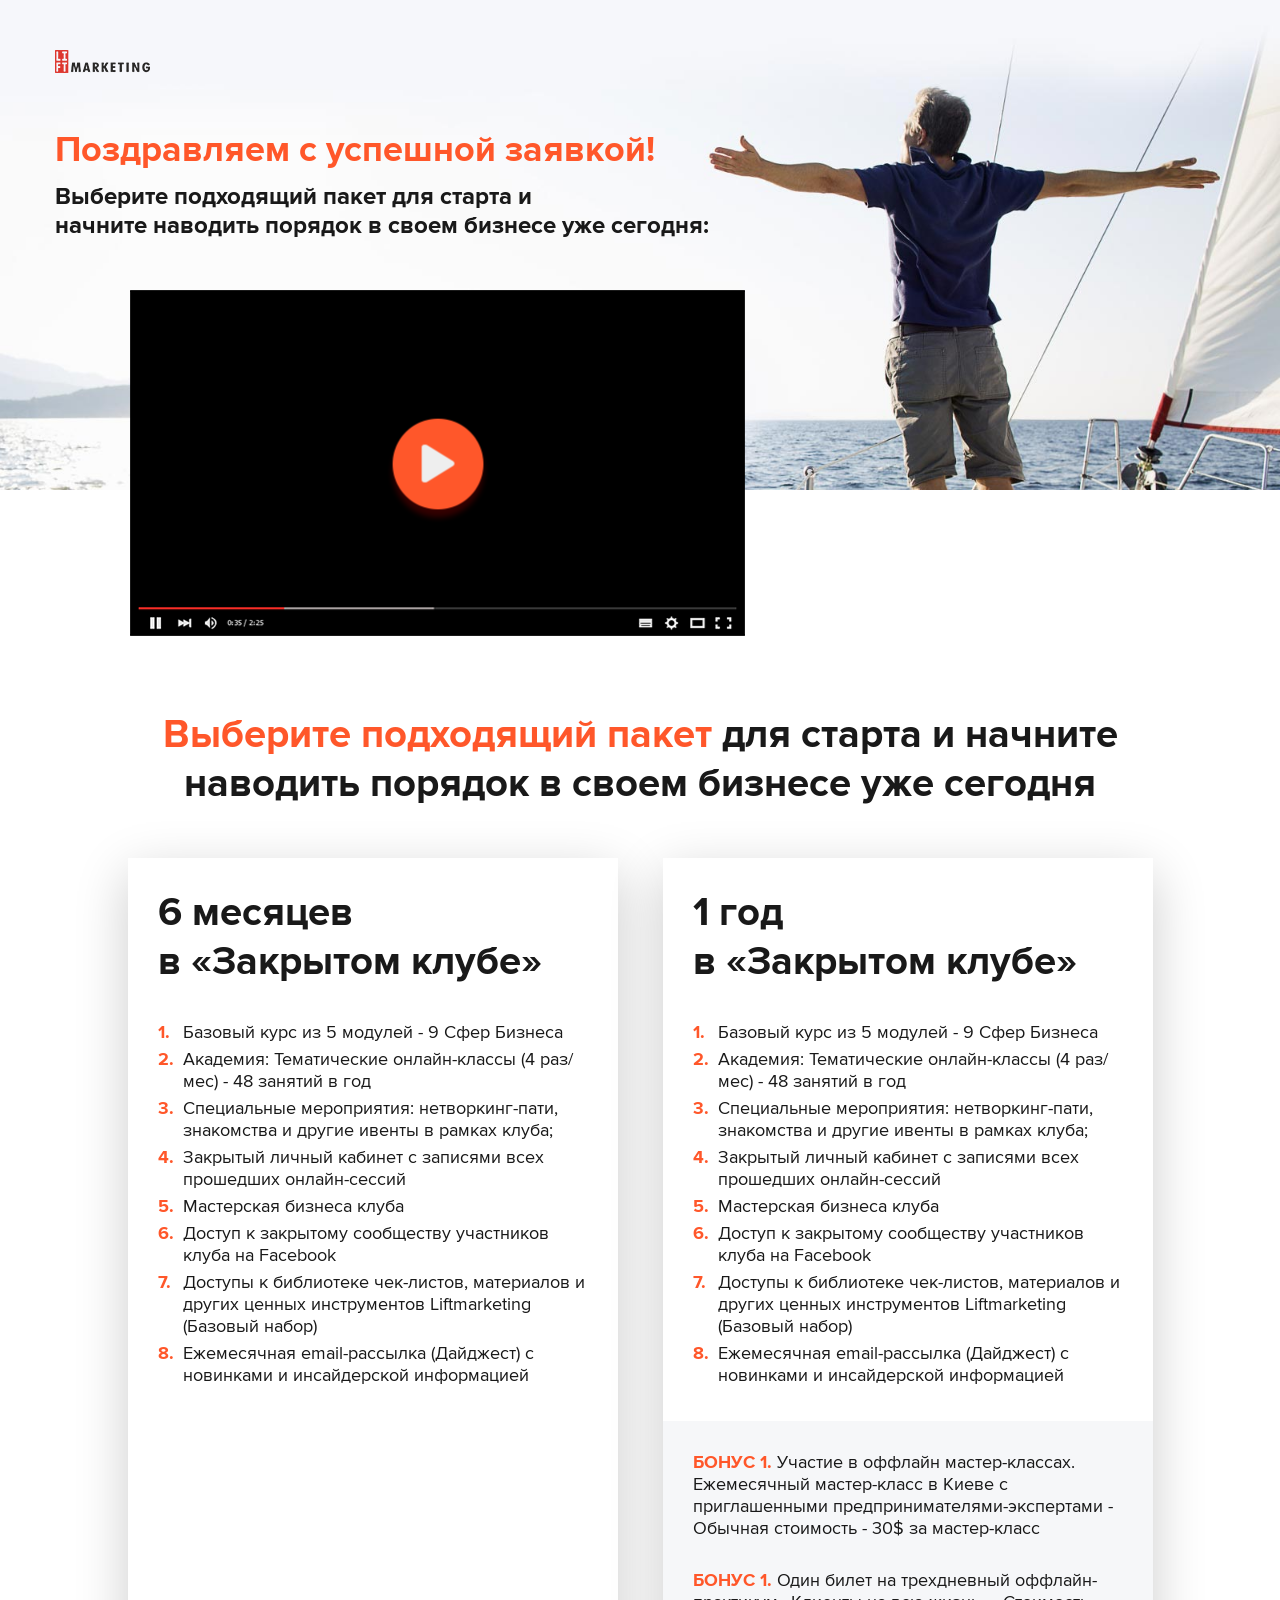
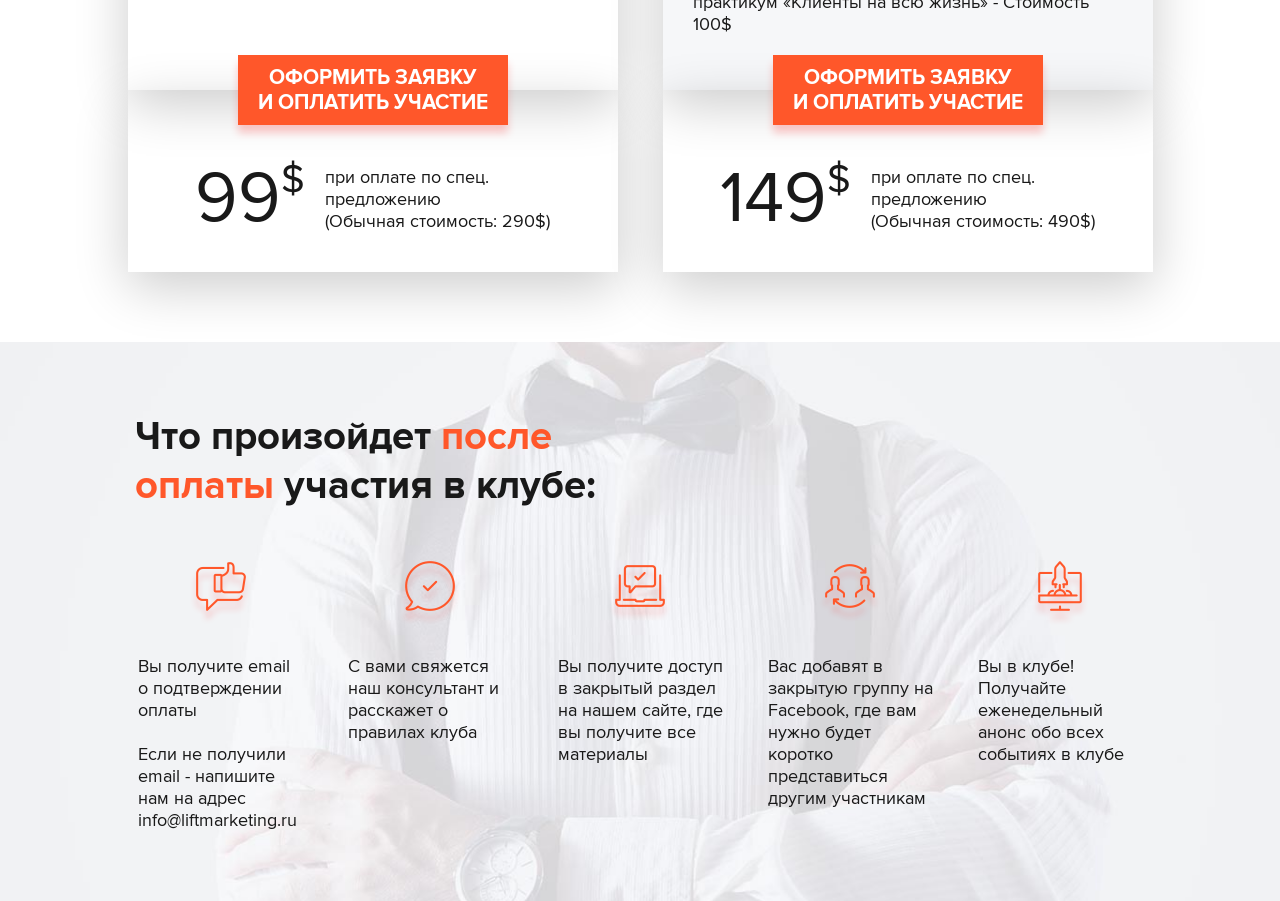
<file: closeclub-thx/index.html>
<!DOCTYPE html>
<html lang="ru">
<head>
	<meta charset="UTF-8">
	<title>Закрытый клуб 360 - thx</title>
	<meta name="description" content="" />
	<meta name="keywords" content="" />

	<meta name="viewport" content="initial-scale=1.0; maximum-scale=1.0; minimum-scale=1.0; user-scalable=no; target-densityDpi=device-dpi" />

	<link href="style/styles.css" rel="stylesheet">
	<link rel="stylesheet" href="fonts/stylesheet.css">
	<link href="style/pda.css" rel="stylesheet">
</head>
<body>
	
	<div id="block1">
		<div class="width clearfix">
			<div class="logo1">
				<img src="images/logo1.png" alt="">
			</div>

			<div class="namePage">
				<div class="specPage">
					Поздравляем с успешной заявкой!
				</div>
				<div class="titlePage">
					Выберите подходящий пакет для старта и <br>
					начните наводить порядок в своем бизнесе уже сегодня:
				</div>
			</div>
		</div>
	</div>

	<div id="block2">
		<div class="width clearfix">
			<div class="bigVideo">
				<img src="images/play_big.png" alt="">
			</div>
		</div>
	</div>

	<div id="block9">
		<div class="width clearfix">
			<div class="nameBox">
				<span>Выберите подходящий пакет</span> для старта и начните <br>
				наводить порядок в своем бизнесе уже сегодня
			</div>

			<div class="selectBox">
				<div class="paket">
					<div class="infoPaket infPak1">
						<div class="namePaket">
							<span class="color1">6 месяцев</span><br>
							в «Закрытом клубе»
						</div>
						<ol class="listPaket">
							<li>Базовый курс из 5 модулей - 9 Сфер Бизнеса</li> 
							<li>Академия: Тематические онлайн-классы (4 раз/мес) - 48 занятий в год</li>
							<li>Специальные мероприятия: нетворкинг-пати, знакомства и другие ивенты в рамках клуба;</li>
							<li>Закрытый личный кабинет с записями всех прошедших онлайн-сессий</li>
							<li>Мастерская бизнеса клуба</li>
							<li>Доступ к закрытому сообществу участников клуба на Facebook</li>
							<li>Доступы к библиотеке чек-листов, материалов и других ценных инструментов Liftmarketing (Базовый набор)</li>
							<li>Ежемесячная email-рассылка (Дайджест) с новинками и инсайдерской информацией</li>
						</ol>
					</div>
					<div class="btnBox">
						<div class="btnPaket">
							Оформить заявку <br>
							и оплатить участие
						</div>
					</div>
					<div class="salePaket">
						<div class="cenaPaket">
							99<span>$</span>
						</div>
						<div class="pricePaket">
							при оплате по спец. <br> предложению <br>
							(Обычная стоимость: 290$)
						</div>
					</div>
				</div>

				<div class="paket">
					<div class="infoPaket infPak2">
						<div class="namePaket">
							<span class="color1">1 год</span><br>
							в «Закрытом клубе»
						</div>
						<ol class="listPaket">
							<li>Базовый курс из 5 модулей - 9 Сфер Бизнеса</li>
							<li>Академия: Тематические онлайн-классы (4 раз/мес) - 48 занятий в год</li>
							<li>Специальные мероприятия: нетворкинг-пати, знакомства и другие ивенты в рамках клуба;</li>
							<li>Закрытый личный кабинет с записями всех прошедших онлайн-сессий</li>
							<li>Мастерская бизнеса клуба</li>
							<li>Доступ к закрытому сообществу участников клуба на Facebook</li>
							<li>Доступы к библиотеке чек-листов, материалов и других ценных инструментов Liftmarketing (Базовый набор)</li>
							<li>Ежемесячная email-рассылка (Дайджест) с новинками и инсайдерской информацией</li>
						</ol>
						<div class="bonusPaket">
							<p>
								<b>БОНУС 1.</b> Участие в оффлайн мастер-классах. 
								Ежемесячный мастер-класс в Киеве с приглашенными предпринимателями-экспертами - Обычная стоимость - 30$ за мастер-класс
							</p>
							<p>
								<b>БОНУС 1.</b> Один билет на трехдневный оффлайн-практикум «Клиенты на всю жизнь» - Стоимость 100$
							</p>
						</div>
					</div>
					<div class="btnBox">
						<div class="btnPaket">
							Оформить заявку <br>
							и оплатить участие
						</div>
					</div>
					<div class="salePaket">
						<div class="cenaPaket">
							149<span>$</span>
						</div>
						<div class="pricePaket">
							при оплате по спец. <br> предложению <br>
							(Обычная стоимость: 490$)
						</div>
					</div>
				</div>
			</div>
		</div>
	</div>

	<div id="block10">
		<div class="width clearfix">
			<div class="nameBox txt_l">
				Что произойдет <span>после <br>
				оплаты</span> участия в клубе:
			</div>

			<ul class="listHapp">
				<li class="hap1">
					<p>
						Вы получите email
о подтверждении
оплаты
<br><br>
Если не получили email - напишите нам на адрес <br>
<span class="color1">info@liftmarketing.ru</span>
					</p>
				</li>
				<li class="hap2">
					<p>
С вами свяжется
наш консультант
и расскажет о
правилах клуба
					</p>
				</li>
				<li class="hap3">
					<p>
Вы получите доступ в закрытый раздел на нашем сайте, где вы получите все материалы
					</p>
				</li>
				<li class="hap4">
					<p>
Вас добавят в
закрытую группу на Facebook, где вам нужно будет коротко представиться
другим участникам
					</p>
				</li>
				<li class="hap5">
					<p>
Вы в клубе!
Получайте
еженедельный
анонс обо всех
событиях в клубе
					</p>
				</li>
			</ul>
		</div>
	</div>


	<script src="js/jquery.js"></script>
	<script src="js/libs.js"></script>
</body>
</html>
</file>
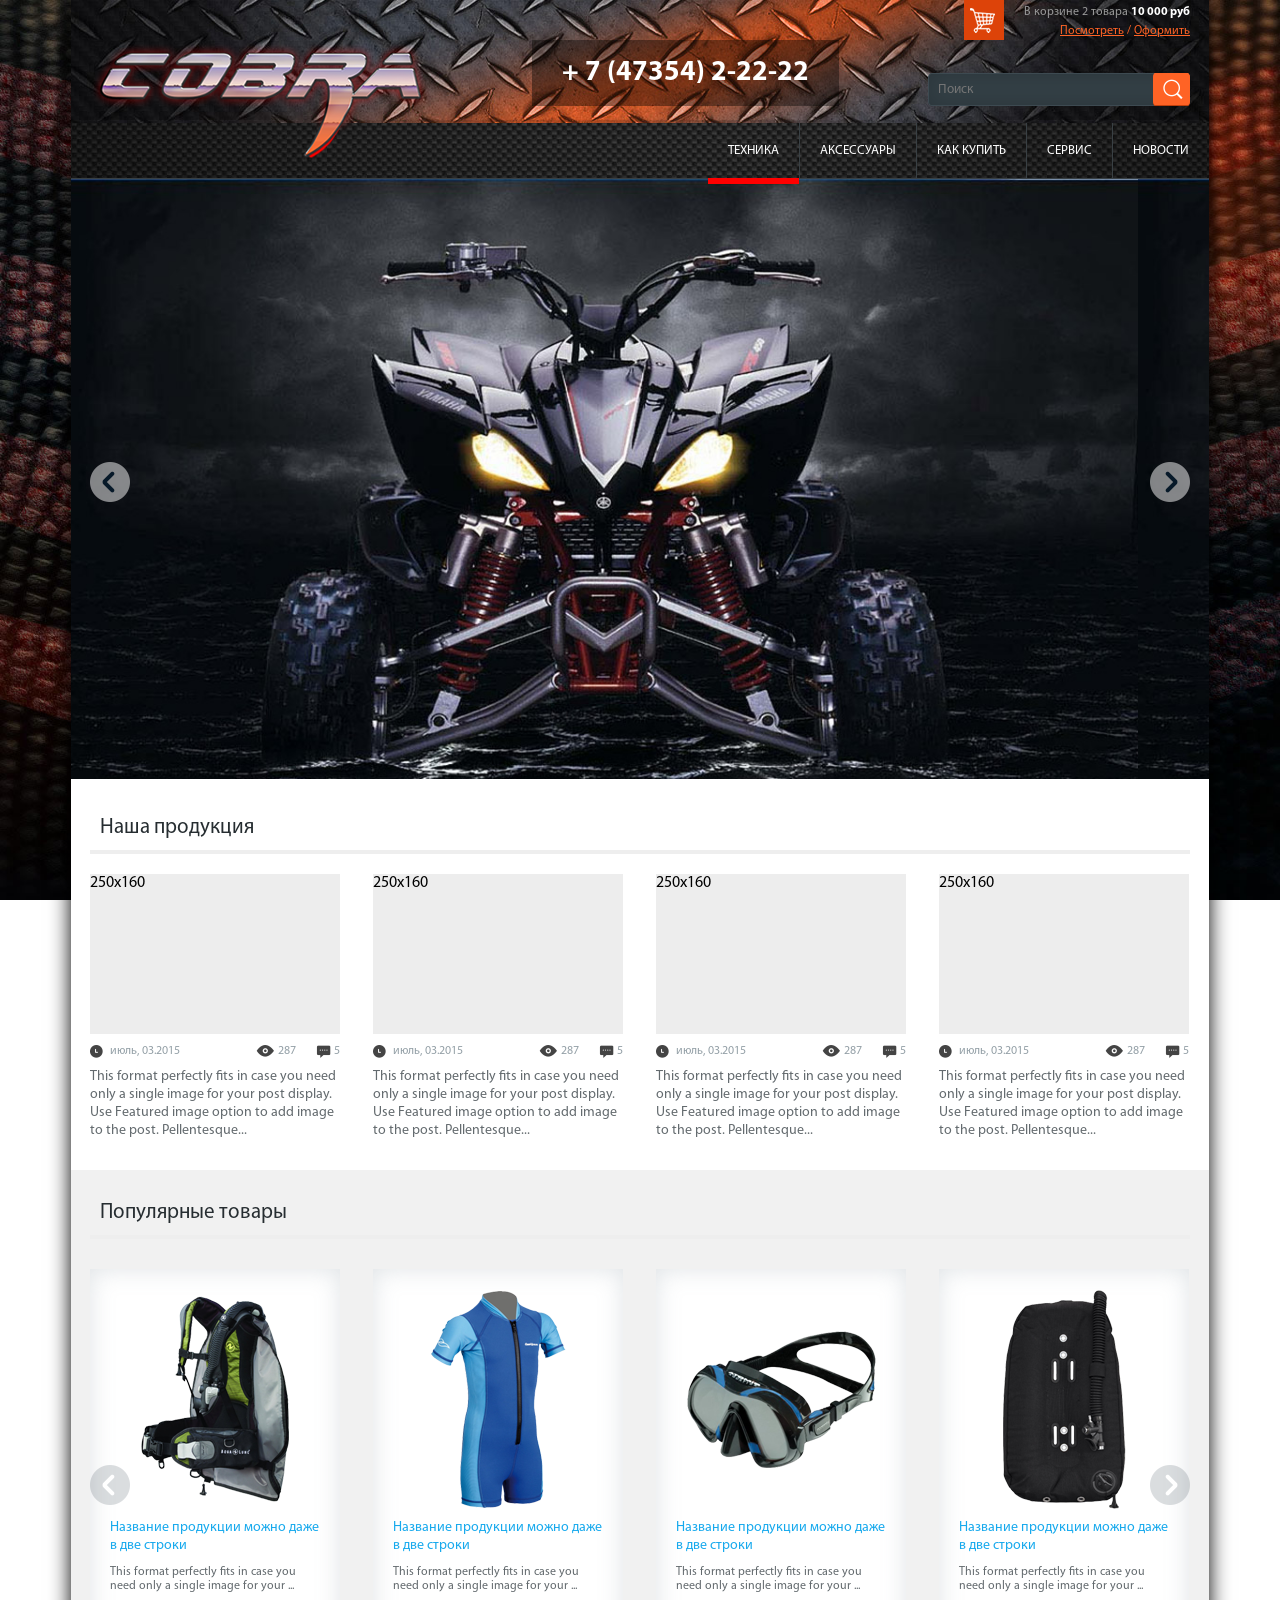
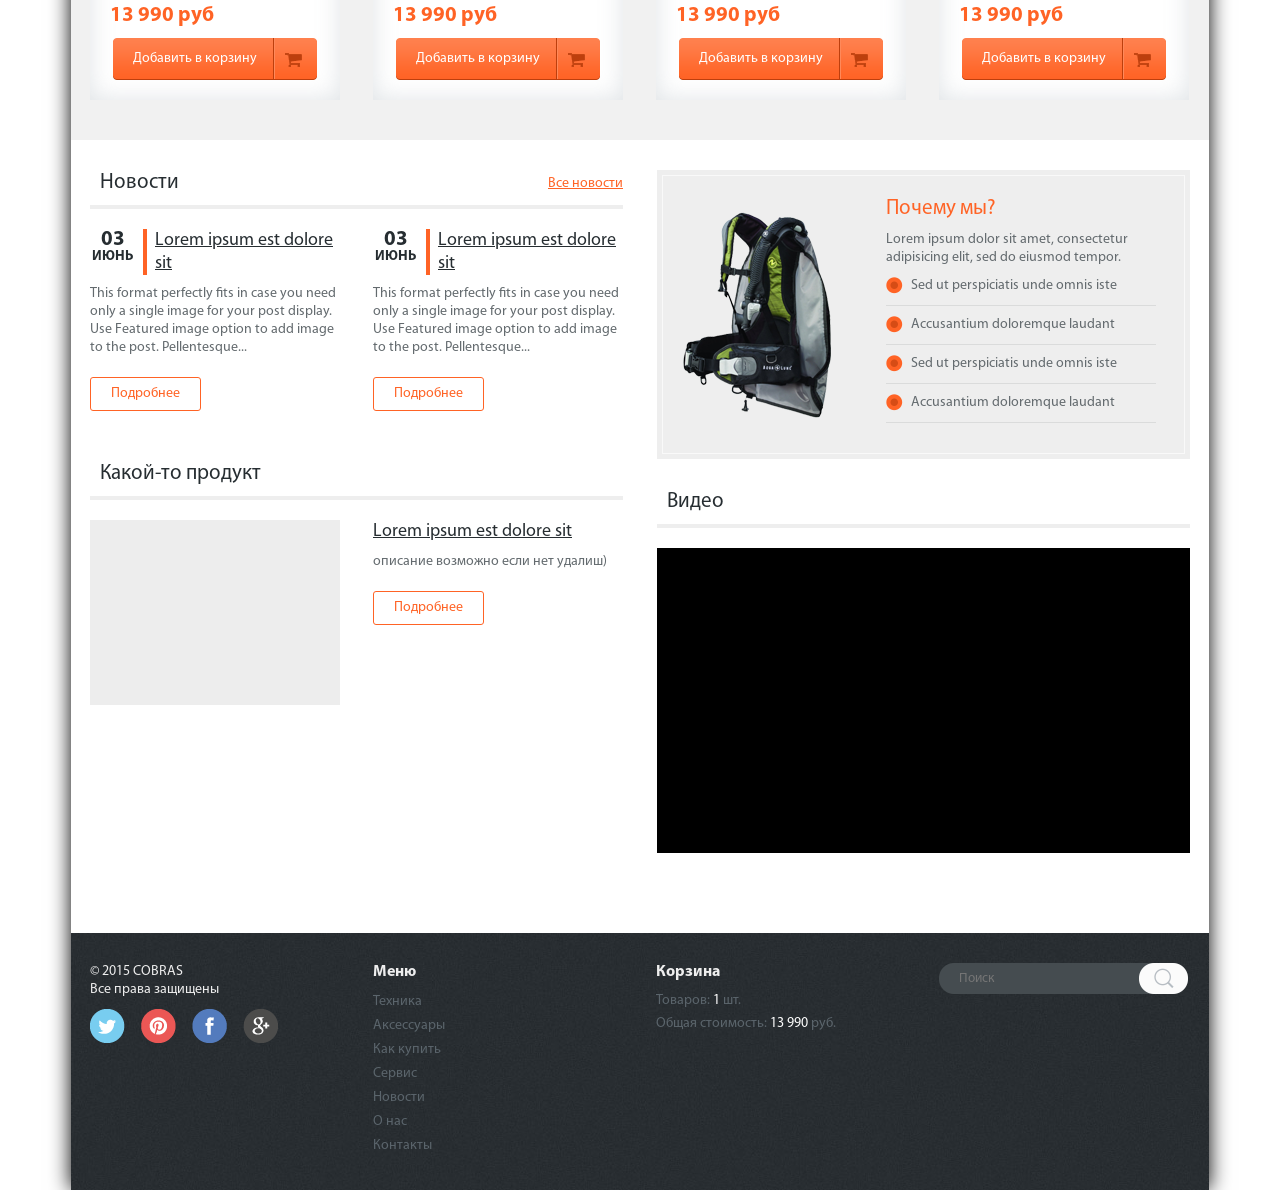
<file: GoIT/work/ready/index.html>
﻿<!DOCTYPE html PUBLIC "-//W3C//DTD XHTML 1.0 Transitional//EN" "http://www.w3.org/TR/xhtml1/DTD/xhtml1-transitional.dtd">
<html xmlns="http://www.w3.org/1999/xhtml">
<head>
<meta http-equiv="Content-Type" content="text/html; charset=utf-8" />
<title></title>
<meta name="description" content="" />
<link media="screen" href="templates/style/styles.css" type="text/css" rel="stylesheet" />
<link media="screen" href="templates/style/reset.css" type="text/css" rel="stylesheet" />
<link media="screen" href="templates/fonts/fonts.css" type="text/css" rel="stylesheet" />

<script type="text/javascript" src="templates/js/jquery.js"></script>
<script type="text/javascript" src="templates/js/jquery.jcarousel.js"></script>

<script>
$(function() {
	$('.slider1, .slider2')
		.jcarousel({
			wrap: 'circular',
		});

    $('.slider1-prev, .slider2-prev').jcarouselControl({
        target: '-=1'
    });
    $('.slider1-next, .slider2-next').jcarouselControl({
        target: '+=1'
    });
});
</script>
</head>

<body>
<div class="mask"></div>

<div class="wrapper">
	<div id="block1">
		<div class="basketTop right">
			<p class="bsk_sale">
				В корзине 2 товара <b>10 000 руб</b>
			</p>
			<p class="bsk_link">
				<a href="">Посмотреть</a> / <a href="">Оформить</a>
			</p>
		</div>
		
		<div class="clear"></div>
		
		<div class="head">
			<div class="logoTop left">
				<a href="/">
					<img src="templates/images/logoTop.png" alt="" />
				</a>
			</div>
			
			<div class="phoneTop left">
				<p>+ 7 (47354) 2-22-22</p>
			</div>

			<div class="searchTop right">
				<form>
					<input type="txt" class="search_i" placeholder="Поиск">
					<input type="button" value="" class="search_btn">
				</form>
			</div>
			<div class="clear"></div>
		</div>
		<div class="clear"></div>
	</div>

	<div id="block2">
		<ul class="menuTop right">
			<li class="act"><a href="">Техника</a></li>
			<li><a href="">Аксессуары</a></li>
			<li><a href="">Как купить</a></li>
			<li><a href="">Сервис</a></li>
			<li><a href="">Новости</a></li>
		</ul>
		<div class="clear"></div>
	</div>

	<div id="block3">
		<div class="bigSlider">
			<div class="slider1">
				<ul>
					<li><img src="templates/images/foto.jpg" alt="" /></li>
					<li><img src="templates/images/foto.jpg" alt="" /></li>
					<li><img src="templates/images/foto.jpg" alt="" /></li>
				</ul>
			</div>
			<!-- Controls -->
			<a class="slider1-prev" href="#"></a>
			<a class="slider1-next" href="#"></a>
			<div class="clear"></div>
		</div>
	</div>
	
	<div id="block4">
		<div class="products">
			<div class="nameBox">
				Наша продукция
			</div>
			<div class="listProducts">
				<div class="shortProducts">
					<div class="imgPrdc">
						250х160
					</div>
					<div class="infoPrdc">
						<p class="datePrdc left">
							июль, 03.2015
						</p>
						
						<p class="commPrdc right">
							5
						</p>
						<p class="viewPrdc right">
							287
						</p>
						<div class="clear"></div>
					</div>
					<div class="txtPrdc">
						This format perfectly fits in case you need only a single image for your post display. Use Featured image option to add image to the post. Pellentesque... 
					</div>
				</div>
				
				<div class="shortProducts">
					<div class="imgPrdc">
						250х160
					</div>
					<div class="infoPrdc">
						<p class="datePrdc left">
							июль, 03.2015
						</p>
						
						<p class="commPrdc right">
							5
						</p>
						<p class="viewPrdc right">
							287
						</p>
						<div class="clear"></div>
					</div>
					<div class="txtPrdc">
						This format perfectly fits in case you need only a single image for your post display. Use Featured image option to add image to the post. Pellentesque... 
					</div>
				</div>
				
				<div class="shortProducts">
					<div class="imgPrdc">
						250х160
					</div>
					<div class="infoPrdc">
						<p class="datePrdc left">
							июль, 03.2015
						</p>
						
						<p class="commPrdc right">
							5
						</p>
						<p class="viewPrdc right">
							287
						</p>
						<div class="clear"></div>
					</div>
					<div class="txtPrdc">
						This format perfectly fits in case you need only a single image for your post display. Use Featured image option to add image to the post. Pellentesque... 
					</div>
				</div>
				
				<div class="shortProducts">
					<div class="imgPrdc">
						250х160
					</div>
					<div class="infoPrdc">
						<p class="datePrdc left">
							июль, 03.2015
						</p>
						
						<p class="commPrdc right">
							5
						</p>
						<p class="viewPrdc right">
							287
						</p>
						<div class="clear"></div>
					</div>
					<div class="txtPrdc">
						This format perfectly fits in case you need only a single image for your post display. Use Featured image option to add image to the post. Pellentesque... 
					</div>
				</div>
				
			</div>
			<div class="clear"></div>
		</div>
	</div>
	
	<div id="block5">
		<div class="bestBox">
			<div class="nameBox">
				Популярные товары
			</div>
			<div class="popularsBox">
				<div class="slider2">
					<ul>
						<li class="goods">
							<div class="fotoGds">
								<img src="templates/images/tv1.png" alt="" />
							</div>
							<div class="aboutGds">
								<a href="">
									Название продукции
									можно даже в две строки
								</a>
								<p>
									This format perfectly fits in case you 
									need only a single image for your ... 
								</p>
							</div>
							<div class="priceGds">
								13 990 руб
							</div>
							<div class="moreGds">
								<a href="">
									<span>Добавить в корзину</span>
								</a>
							</div>
						</li>
						
						<li class="goods">
							<div class="fotoGds">
								<img src="templates/images/tv2.png" alt="" />
							</div>
							<div class="aboutGds">
								<a href="">
									Название продукции
									можно даже в две строки
								</a>
								<p>
									This format perfectly fits in case you 
									need only a single image for your ... 
								</p>
							</div>
							<div class="priceGds">
								13 990 руб
							</div>
							<div class="moreGds">
								<a href="">
									<span>Добавить в корзину</span>
								</a>
							</div>
						</li>
						
						<li class="goods">
							<div class="fotoGds">
								<img src="templates/images/tv3.png" alt="" />
							</div>
							<div class="aboutGds">
								<a href="">
									Название продукции
									можно даже в две строки
								</a>
								<p>
									This format perfectly fits in case you 
									need only a single image for your ... 
								</p>
							</div>
							<div class="priceGds">
								13 990 руб
							</div>
							<div class="moreGds">
								<a href="">
									<span>Добавить в корзину</span>
								</a>
							</div>
						</li>
						
						<li class="goods">
							<div class="fotoGds">
								<img src="templates/images/tv4.png" alt="" />
							</div>
							<div class="aboutGds">
								<a href="">
									Название продукции
									можно даже в две строки
								</a>
								<p>
									This format perfectly fits in case you 
									need only a single image for your ... 
								</p>
							</div>
							<div class="priceGds">
								13 990 руб
							</div>
							<div class="moreGds">
								<a href="">
									<span>Добавить в корзину</span>
								</a>
							</div>
						</li>
						
						<li class="goods">
							<div class="fotoGds">
								<img src="templates/images/tv4.png" alt="" />
							</div>
							<div class="aboutGds">
								<a href="">
									Название продукции
									можно даже в две строки
								</a>
								<p>
									This format perfectly fits in case you 
									need only a single image for your ... 
								</p>
							</div>
							<div class="priceGds">
								13 990 руб
							</div>
							<div class="moreGds">
								<a href="">
									<span>Добавить в корзину</span>
								</a>
							</div>
						</li>
					</ul>
				</div>
				
				<!-- Controls -->
				<a class="slider2-prev" href="#"></a>
				<a class="slider2-next" href="#"></a>
			</div>
			<div class="clear"></div>
		</div>
	</div>
	
	<div id="block6">
		<div class="otherBox">
			<div class="bx6 left">
				<div class="newsBox">
					<div class="nameBox">
						Новости
						<a href="">Все новости</a>
					</div>
					<div class="mainNews">
						<div class="shortNews">
							<div class="nameNews">
								<p class="dateNews">
									03<br>
									<span>Июнь</span>
								</p>
								<p class="titleNews">
									<a href="">
										Lorem ipsum est dolore sit
									</a>
								</p>
							</div>
							<div class="infoNews">
								This format perfectly fits in case you need only a single image for your post display. Use Featured image option to add image to the post. Pellentesque... 
							</div>
							<div class="moreNews">
								<a href="">Подробнее</a>
							</div>
						</div>
						
						<div class="shortNews">
							<div class="nameNews">
								<p class="dateNews">
									03<br>
									<span>Июнь</span>
								</p>
								<p class="titleNews">
									<a href="">
										Lorem ipsum est dolore sit
									</a>
								</p>
							</div>
							<div class="infoNews">
								This format perfectly fits in case you need only a single image for your post display. Use Featured image option to add image to the post. Pellentesque... 
							</div>
							<div class="moreNews">
								<a href="">Подробнее</a>
							</div>
						</div>
					</div>
					<div class="clear"></div>
				</div>
				
				<div class="otherPrdc">
					<div class="nameBox">
						Какой-то продукт
					</div>
					
					<div class="someBox">
						<div class="fotoSome left">
							
						</div>
						<div class="infoSome left">
							<div class="titleSome">
								<a href="">Lorem ipsum est dolore sit</a>
							</div>
							<div class="textSome">
								описание возможно если нет удалиш)
							</div>
							<div class="moreSome">
								<a href="">Подробнее</a>
							</div>
						</div>
						<div class="clear"></div>
					</div>
				</div>
				
			</div>
			
			<div class="bx6 right">
				<div class="whyBox">
					<div class="why_us">
						<div class="fotoWhy">
							<img src="templates/images/tv1.png" alt="" />
						</div>
						<div class="infoWhy">
							<div class="shortWhy">
								<p class="titleWhy">
									Почему мы?
								</p>
								<p class="aboutWhy">
									Lorem ipsum dolor sit amet, consectetur adipisicing elit, sed do eiusmod tempor. 
								</p>
							</div>
							<ul class="listWhy">
								<li>Sed ut perspiciatis unde omnis iste</li>
								<li>Accusantium doloremque laudant</li>
								<li>Sed ut perspiciatis unde omnis iste</li>
								<li>Accusantium doloremque laudant</li>
							</ul>
						</div>
					</div>
				</div>
				
				<div class="videoBox">
					<div class="nameBox">
						Видео
					</div>
					
					<div class="player">
						video iframe or object
					</div>
				</div>
			</div>
			<div class="clear"></div>
		</div>
	</div>
	
	<div id="block7">
		<div class="footer">
			<div class="ftBx left">
				<div class="copyright">
					© 2015 COBRAS<br>
					Все права защищены
				</div>
				<div class="socLinks">
					<img src="templates/images/soc.png" alt="" />
				</div>
			</div>
			
			<div class="ftBx left">
				<div class="ftName">
					Меню
				</div>
				<ul class="ftMenu">
					<li><a href="">Техника</a></li>
					<li><a href="">Аксессуары</a></li>
					<li><a href="">Как купить</a></li>
					<li><a href="">Сервис</a></li>
					<li><a href="">Новости</a></li>
					<li><a href="">О нас</a></li>
					<li><a href="">Контакты</a></li>
				</ul>
			</div>
			
			<div class="ftBx left">
				<div class="ftName">
					Корзина
				</div>
				<div class="ftBasket">
					<p>Товаров: <span>1</span> шт.</p>
					<p>Общая стоимость:  <span>13 990</span> руб.</p>
				</div>
			</div>
			
			<div class="ftBx ftLast left">
				<div class="ftSearch">
					<form>
						<input type="txt" class="search_iFt" placeholder="Поиск">
						<input type="button" value="" class="search_btnFt">
					</form>
				</div>
			</div>
			<div class="clear"></div>
		</div>
	</div>
</div>

</body>
</html>
</file>
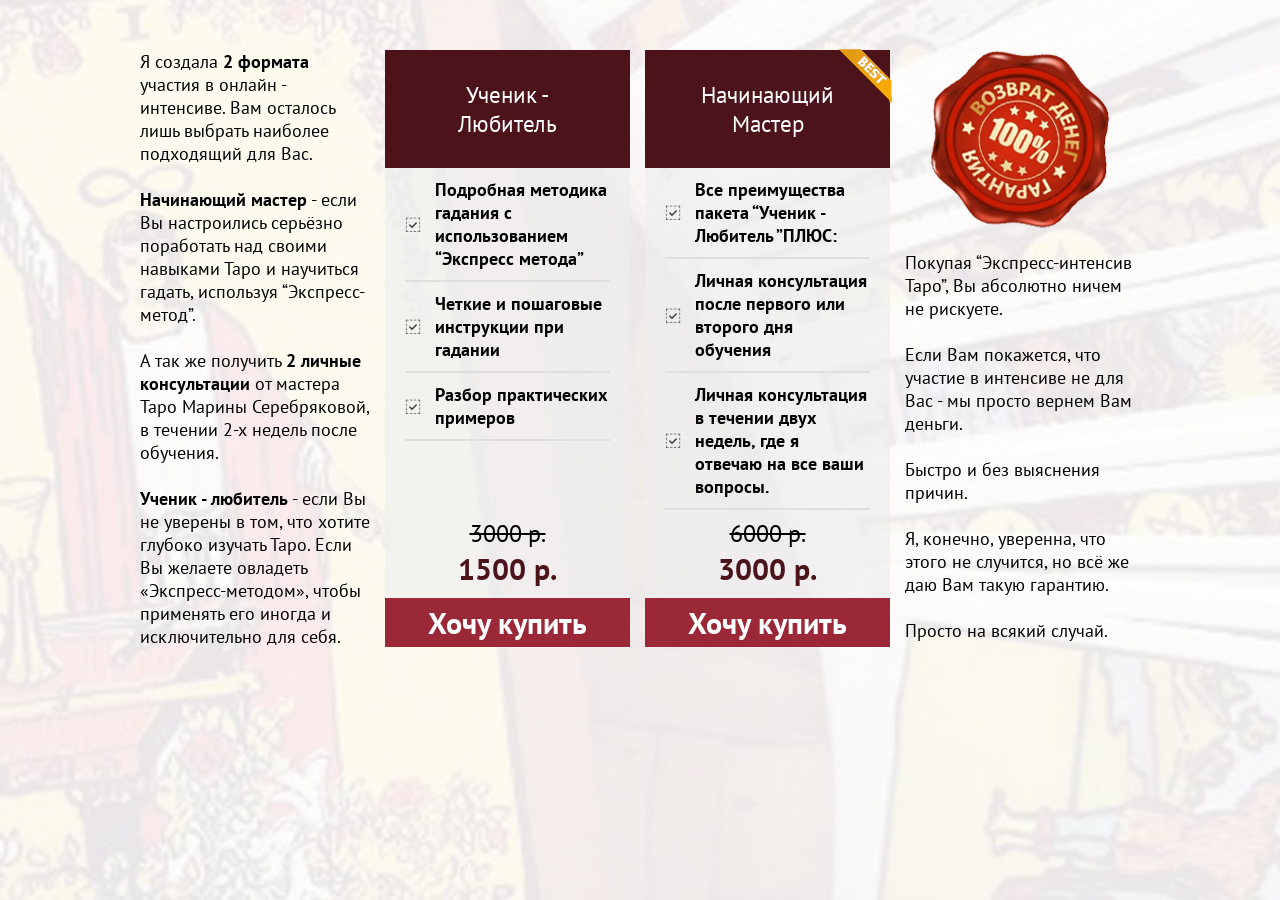
<file: GoIT/markup/home/lesson1/index.html>
<!DOCTYPE html PUBLIC "-//W3C//DTD XHTML 1.0 Transitional//EN" "http://www.w3.org/TR/xhtml1/DTD/xhtml1-transitional.dtd">
<html xmlns="http://www.w3.org/1999/xhtml">
<head>

<title></title>
<meta name="description" content="" />
<link href='https://fonts.googleapis.com/css?family=PT+Sans:400,400italic,700,700italic&subset=latin,cyrillic' rel='stylesheet' type='text/css'>
<link media="screen" href="style/styles.css" type="text/css" rel="stylesheet" />
<link media="screen" href="style/reset.css" type="text/css" rel="stylesheet" />

<meta http-equiv="Cache-Control" content="no-cache">
</head>

<body>
<div class="mask"></div>

<div id="block1">
	<div class="width">
		<div class="bx1">
			Я создала <b>2 формата</b> участия в онлайн - интенсиве. Вам осталось лишь выбрать наиболее подходящий для Вас.
			<br><br>
			<b>Начинающий мастер</b> - если Вы настроились серьёзно поработать над своими навыками Таро и научиться гадать, используя 
			“Экспресс-метод”. 
			<br><br>
			А так же получить <b>2 личные консультации</b> от мастера Таро Марины Серебряковой, в течении 2-х недель после обучения.
			<br><br>
			<b>Ученик - любитель</b> - если Вы не уверены в том, что хотите глубоко изучать Таро. Если Вы желаете овладеть «Экспресс-методом», чтобы применять его иногда и  исключительно для себя.
		</div>
		<div class="bx2">
			<div class="tabl">
				<div class="namePak">
					Ученик -<br>
					Любитель
				</div>
				<ul class="listPak">
					<li>Подробная методика гадания с использованием “Экспресс метода”</li>
					<li>Четкие и пошаговые инструкции при гадании</li>
					<li>Разбор практических примеров</li>
				</ul>
				<div class="cenaPak">
					<span class="cn1">3000 р.</span>
					<span class="cn2">1500 р.</span>
					<a href="http://magiyamariny.ecommtools.com/buy/9" target="_blank" class="goPak">Хочу купить</a>
				</div>
			</div>
			
			<div class="tabl tb2">
				<div class="namePak">
					Начинающий<br>
					Мастер
					<span class="ico1"></span>
				</div>
				<ul class="listPak">
					<li>Все преимущества пакета “Ученик - Любитель ”ПЛЮС:</li>
					<li>Личная консультация после первого или второго дня обучения</li>
					<li>Личная консультация  в течении двух недель, где я отвечаю на все ваши вопросы.</li>
				</ul>
				<div class="cenaPak">
					<span class="cn1">6000 р.</span>
					<span class="cn2">3000 р.</span>
					<a href="http://magiyamariny.ecommtools.com/buy/10" target="_blank" class="goPak">Хочу купить</a>
				</div>
			</div>
		</div>
		
		<div class="bx3">
			<center><img src="images/garant.png" alt="" /></center>
			<br>
			Покупая “Экспресс-интенсив Таро”, Вы абсолютно ничем не рискуете.
			<br><br>
			Если Вам покажется, что участие в интенсиве не для Вас - мы просто вернем Вам деньги.
			<br><br>
			Быстро и без выяснения причин.
			<br><br>
			Я, конечно, уверенна, что этого не случится, но всё же даю Вам такую гарантию.
			<br><br>
			Просто на всякий случай.
		</div>
		<div class="clear"></div>
	</div>
</div>
</body>
</html>
</file>
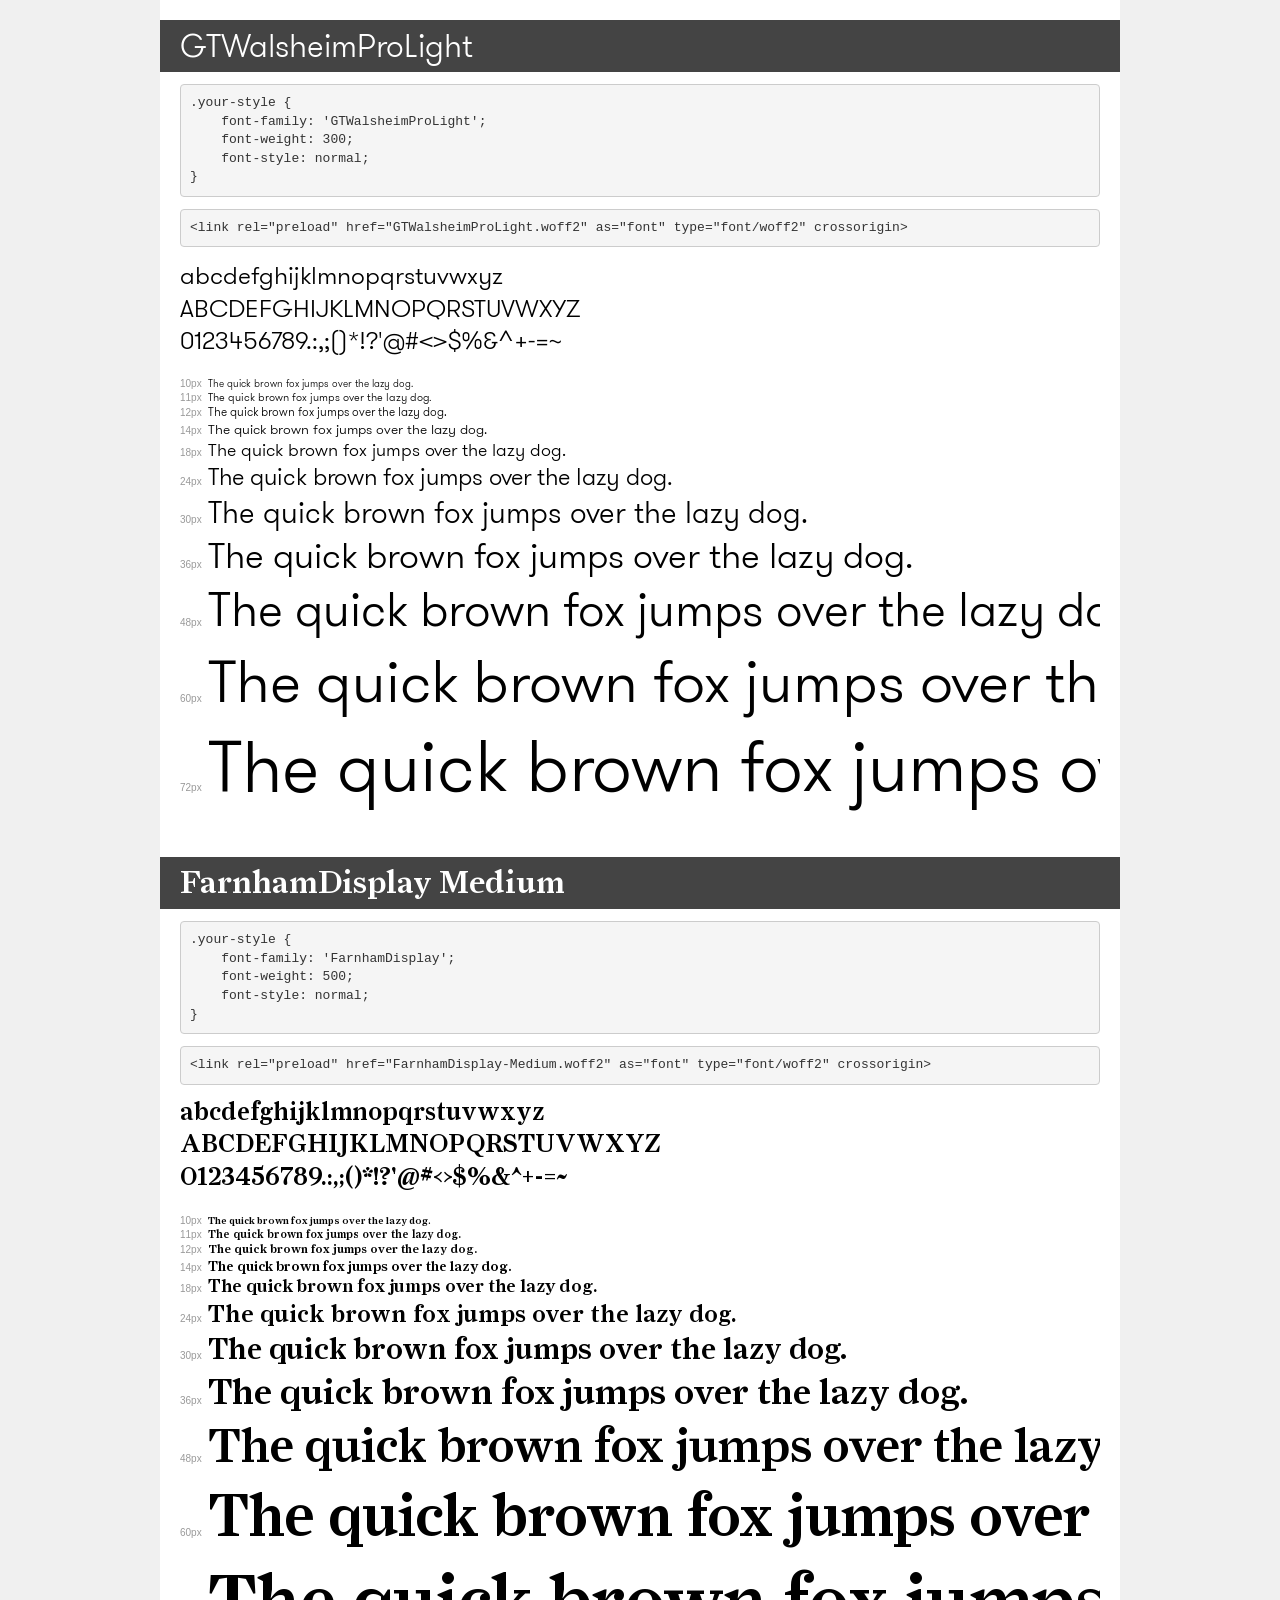
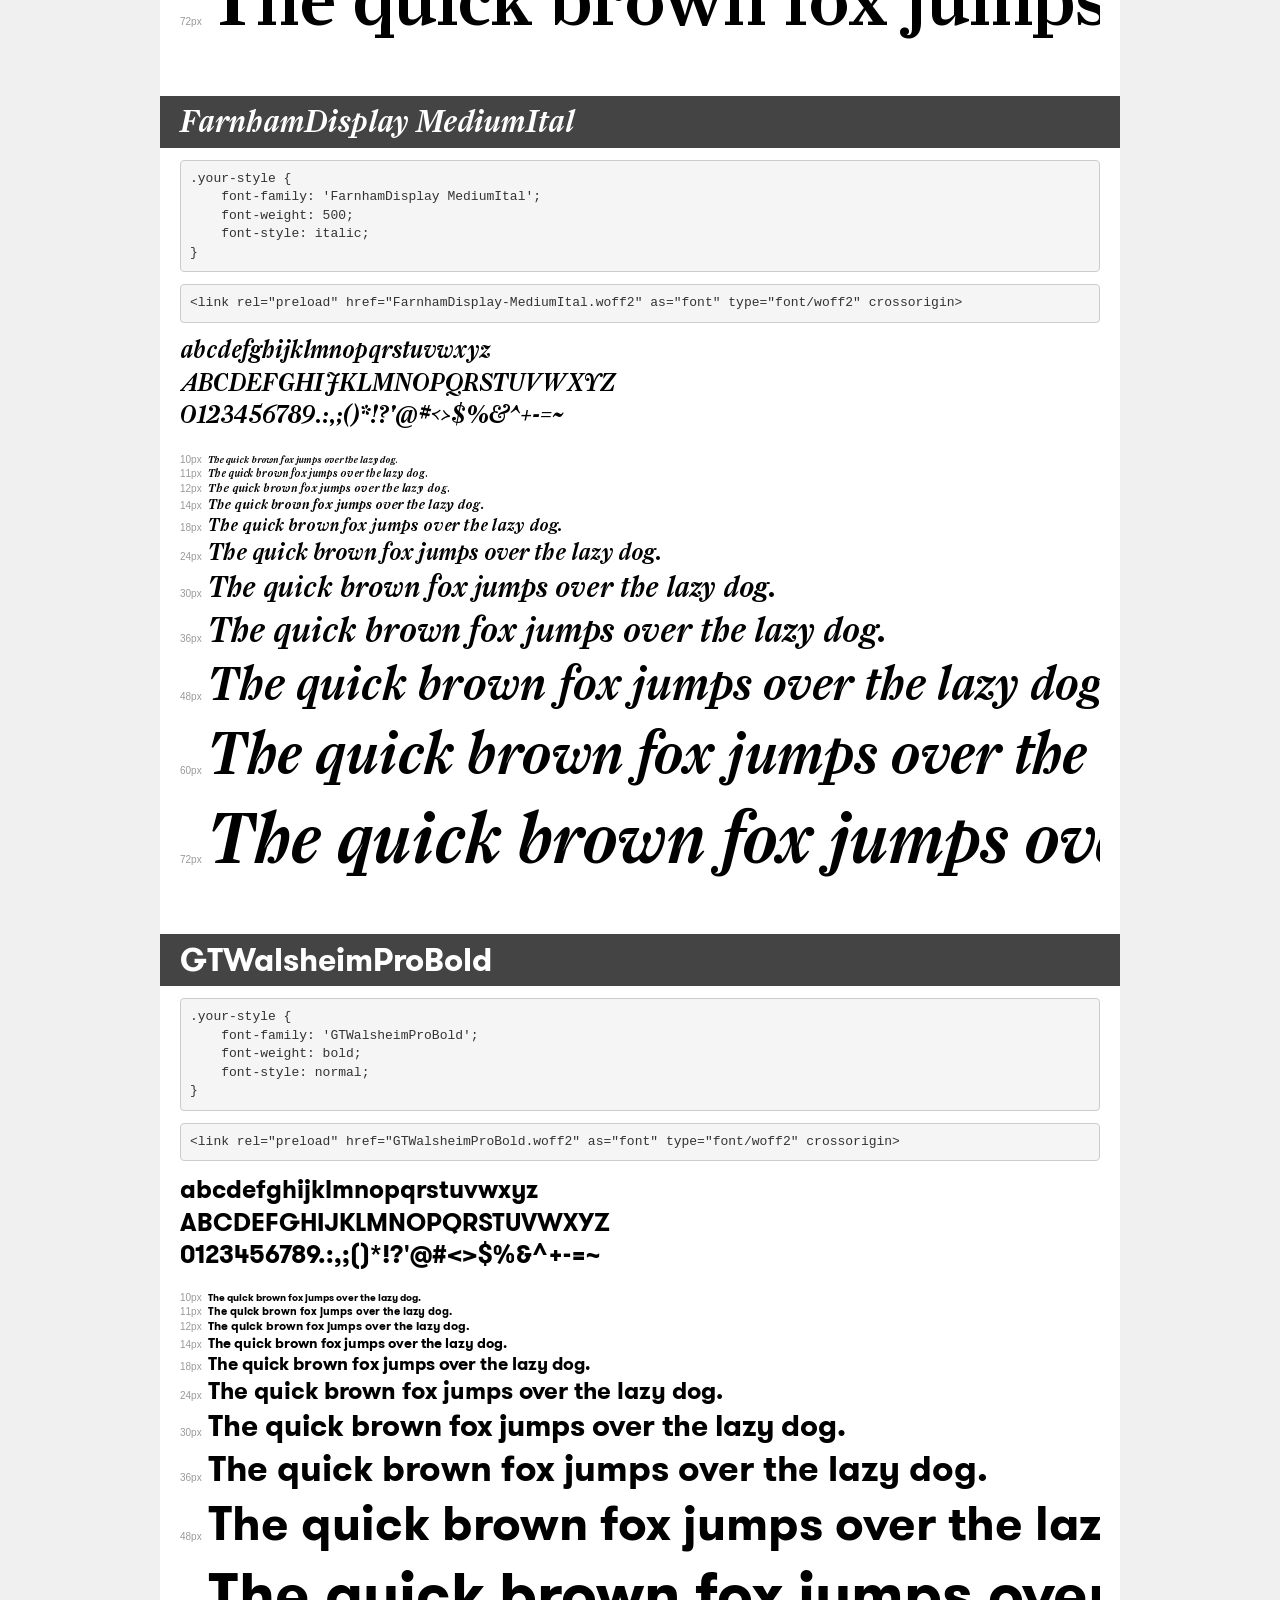
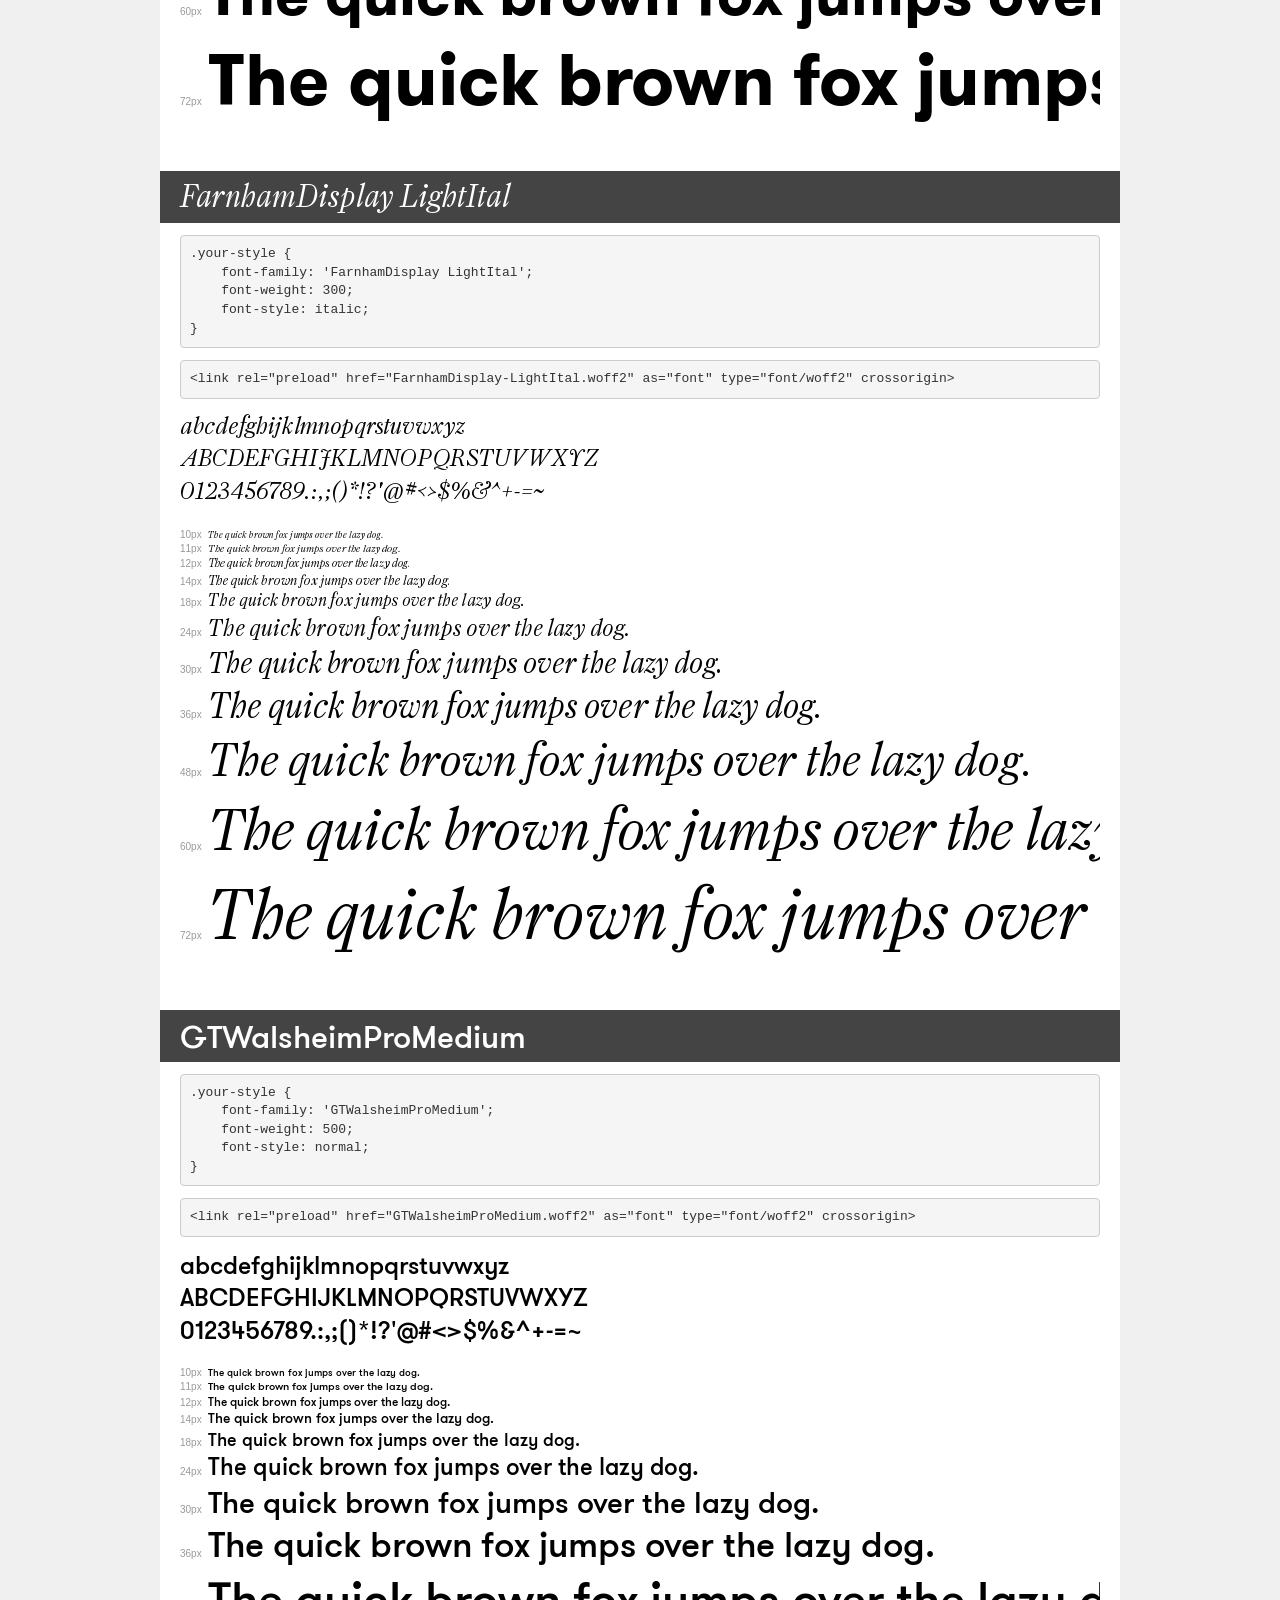
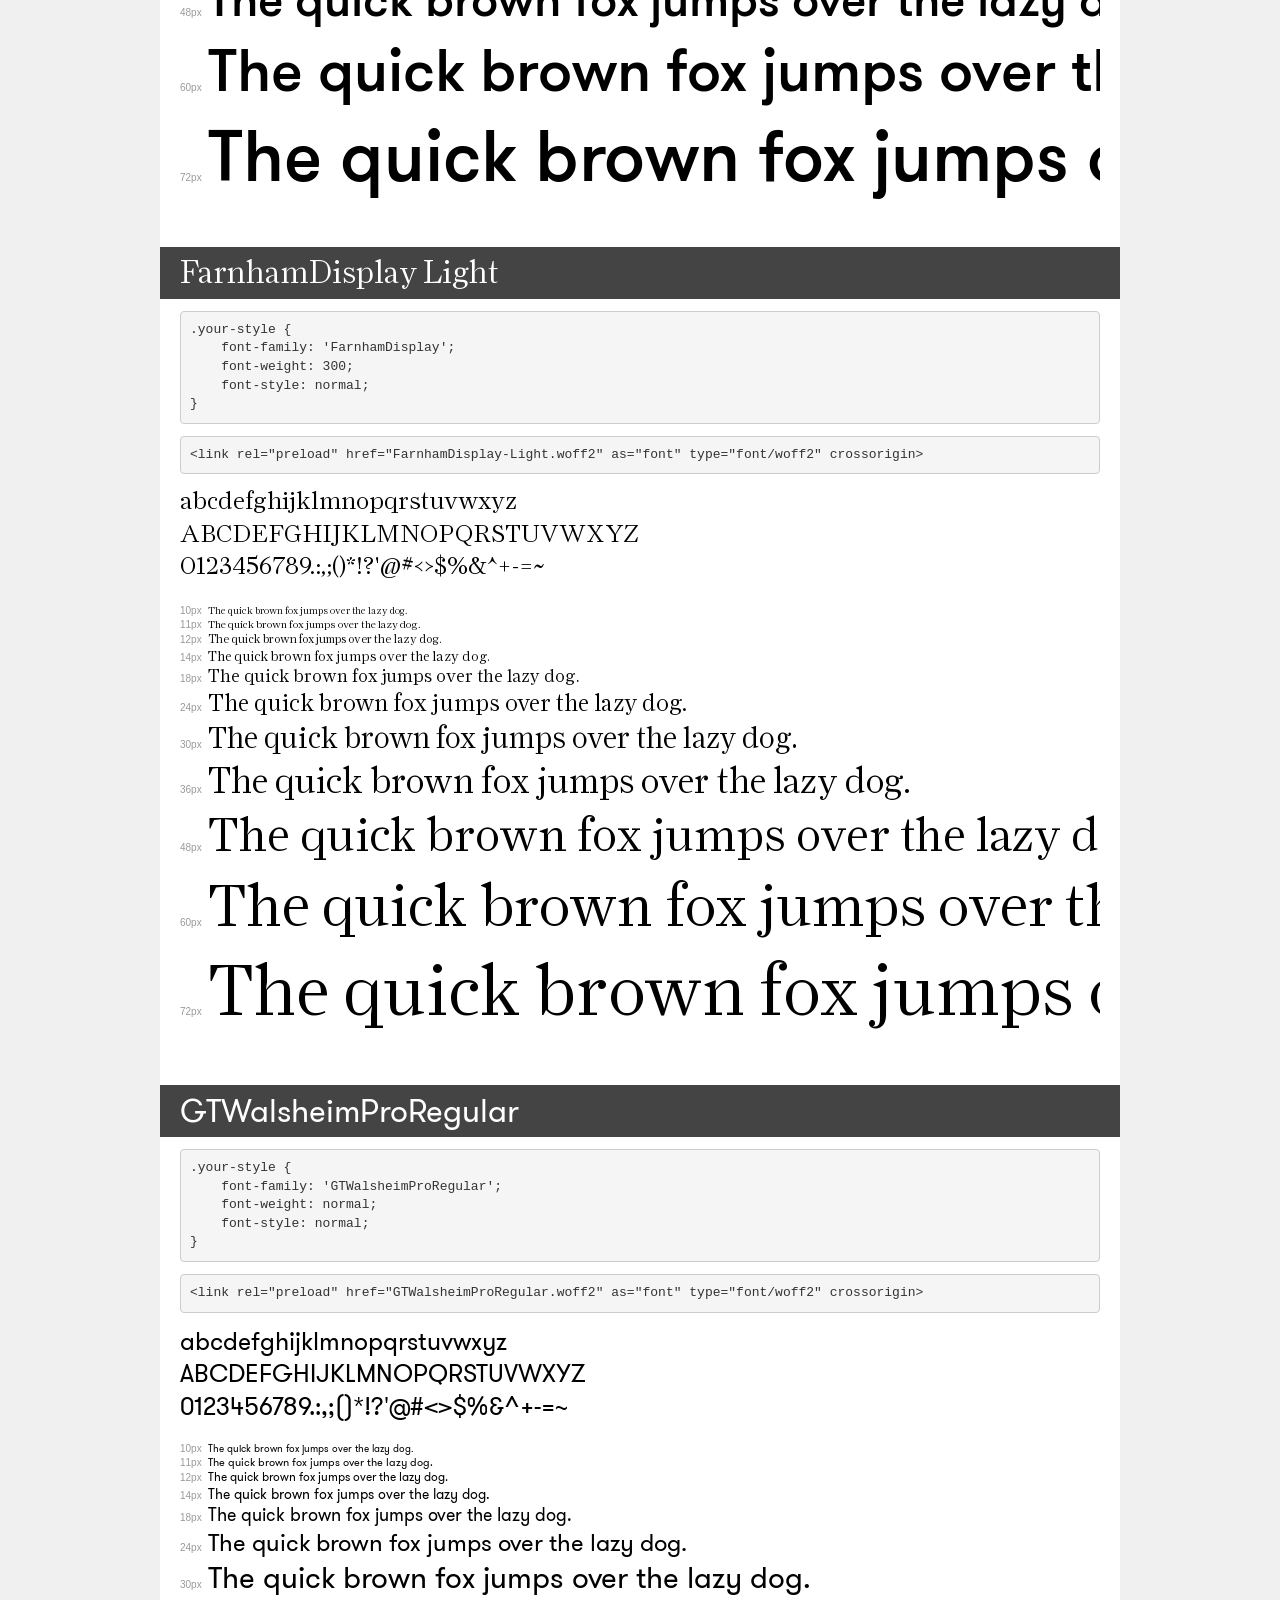
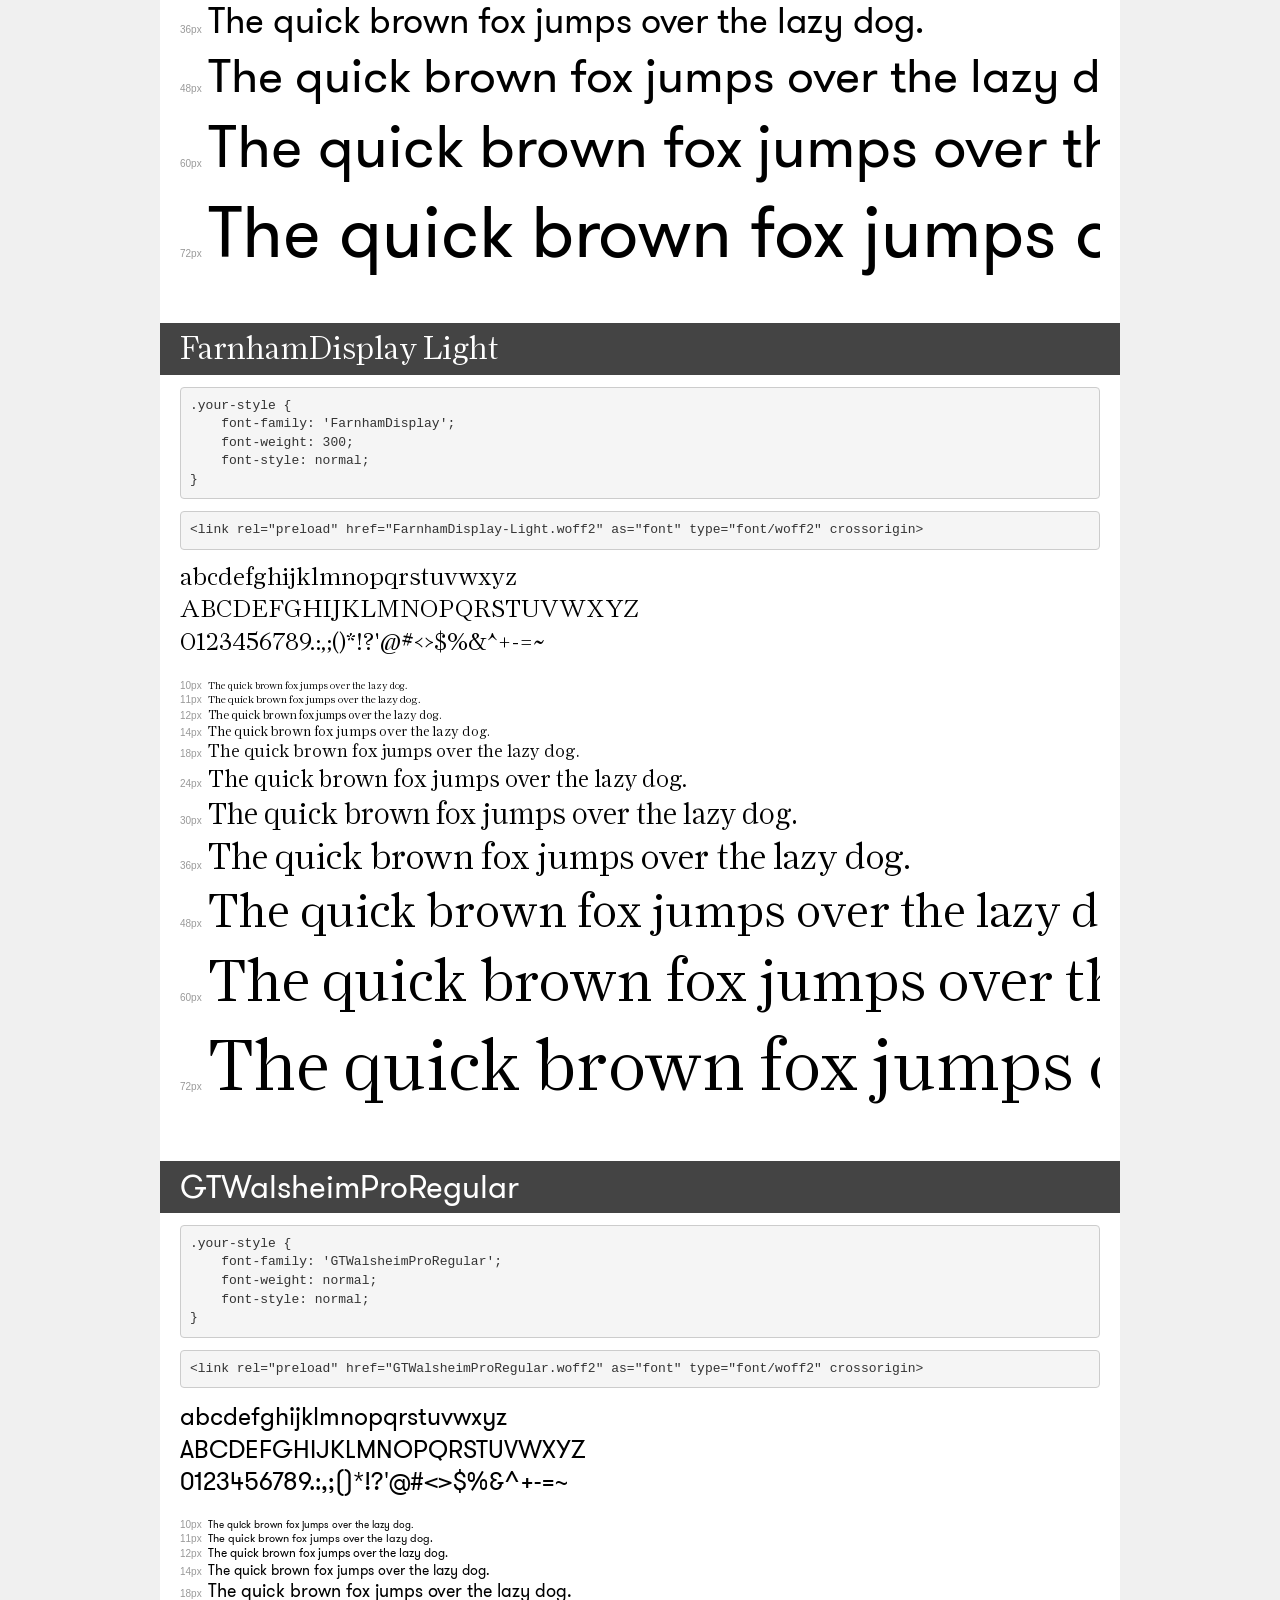
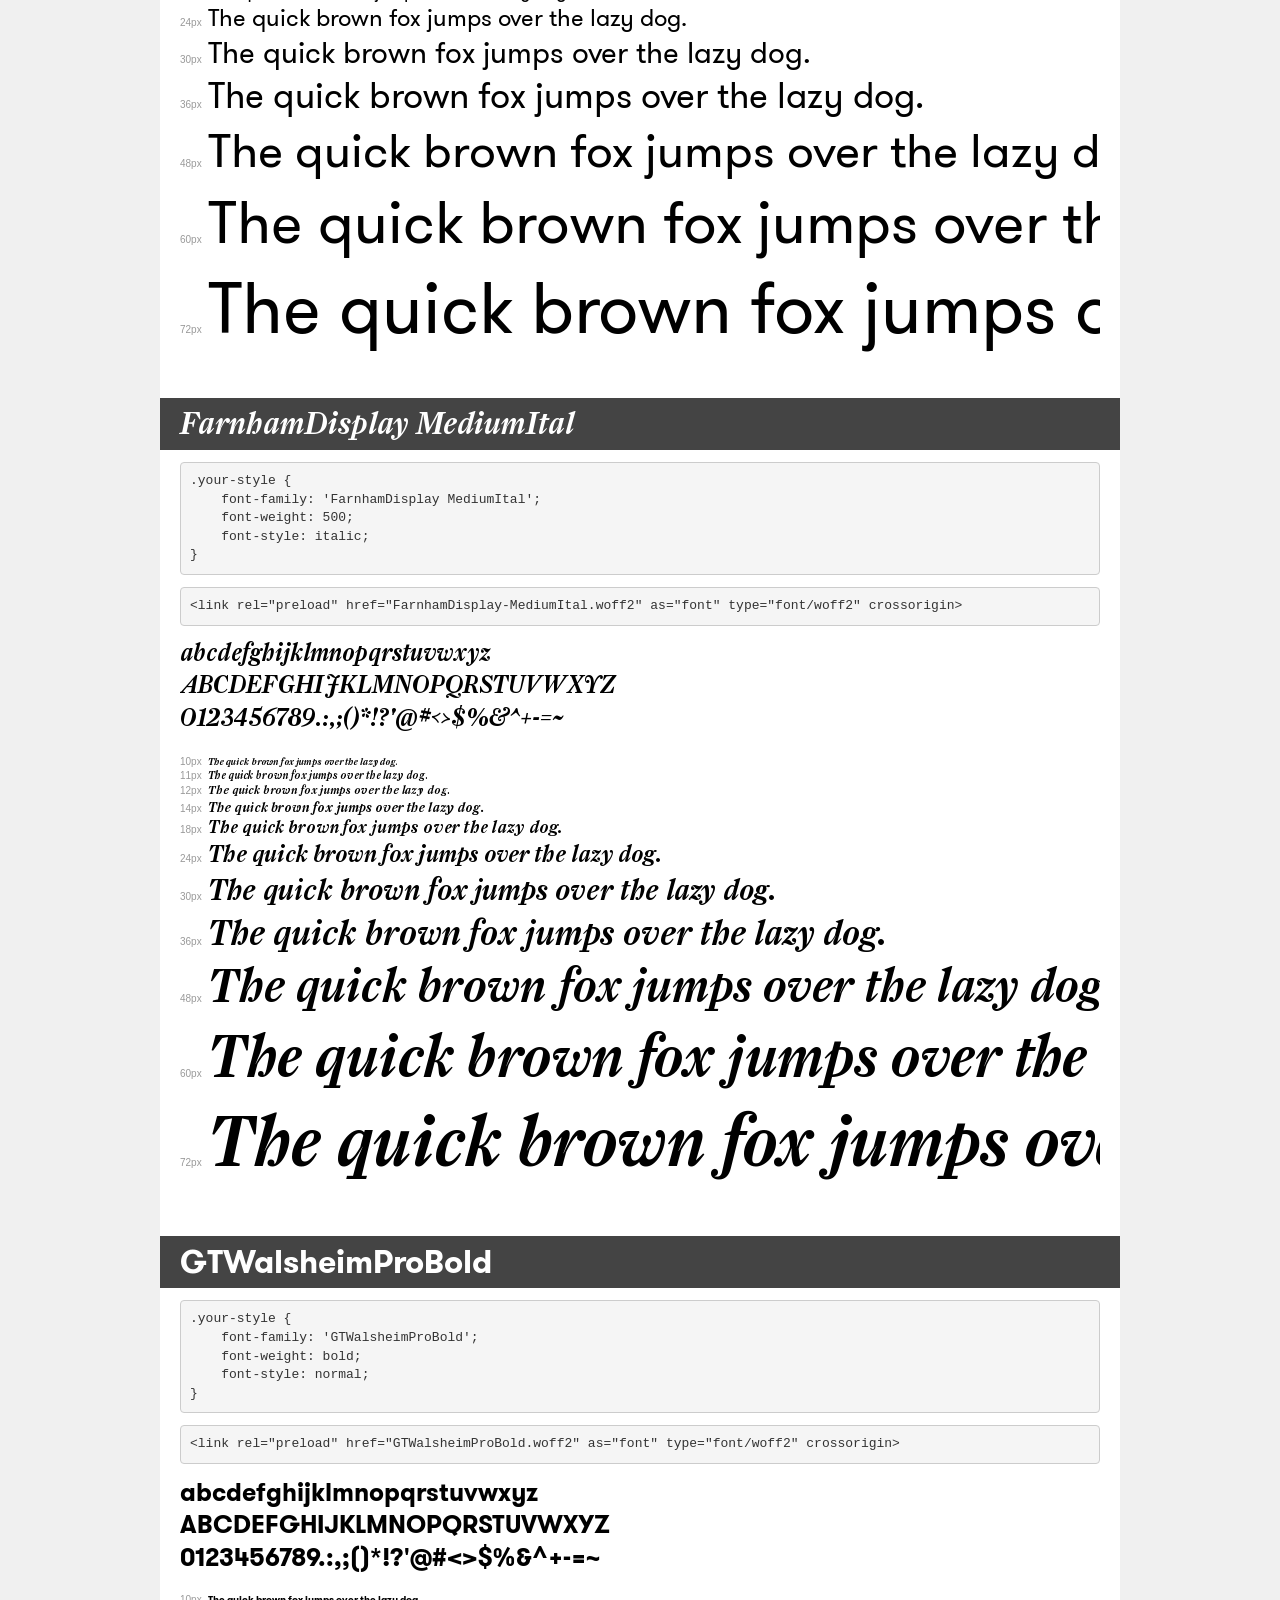
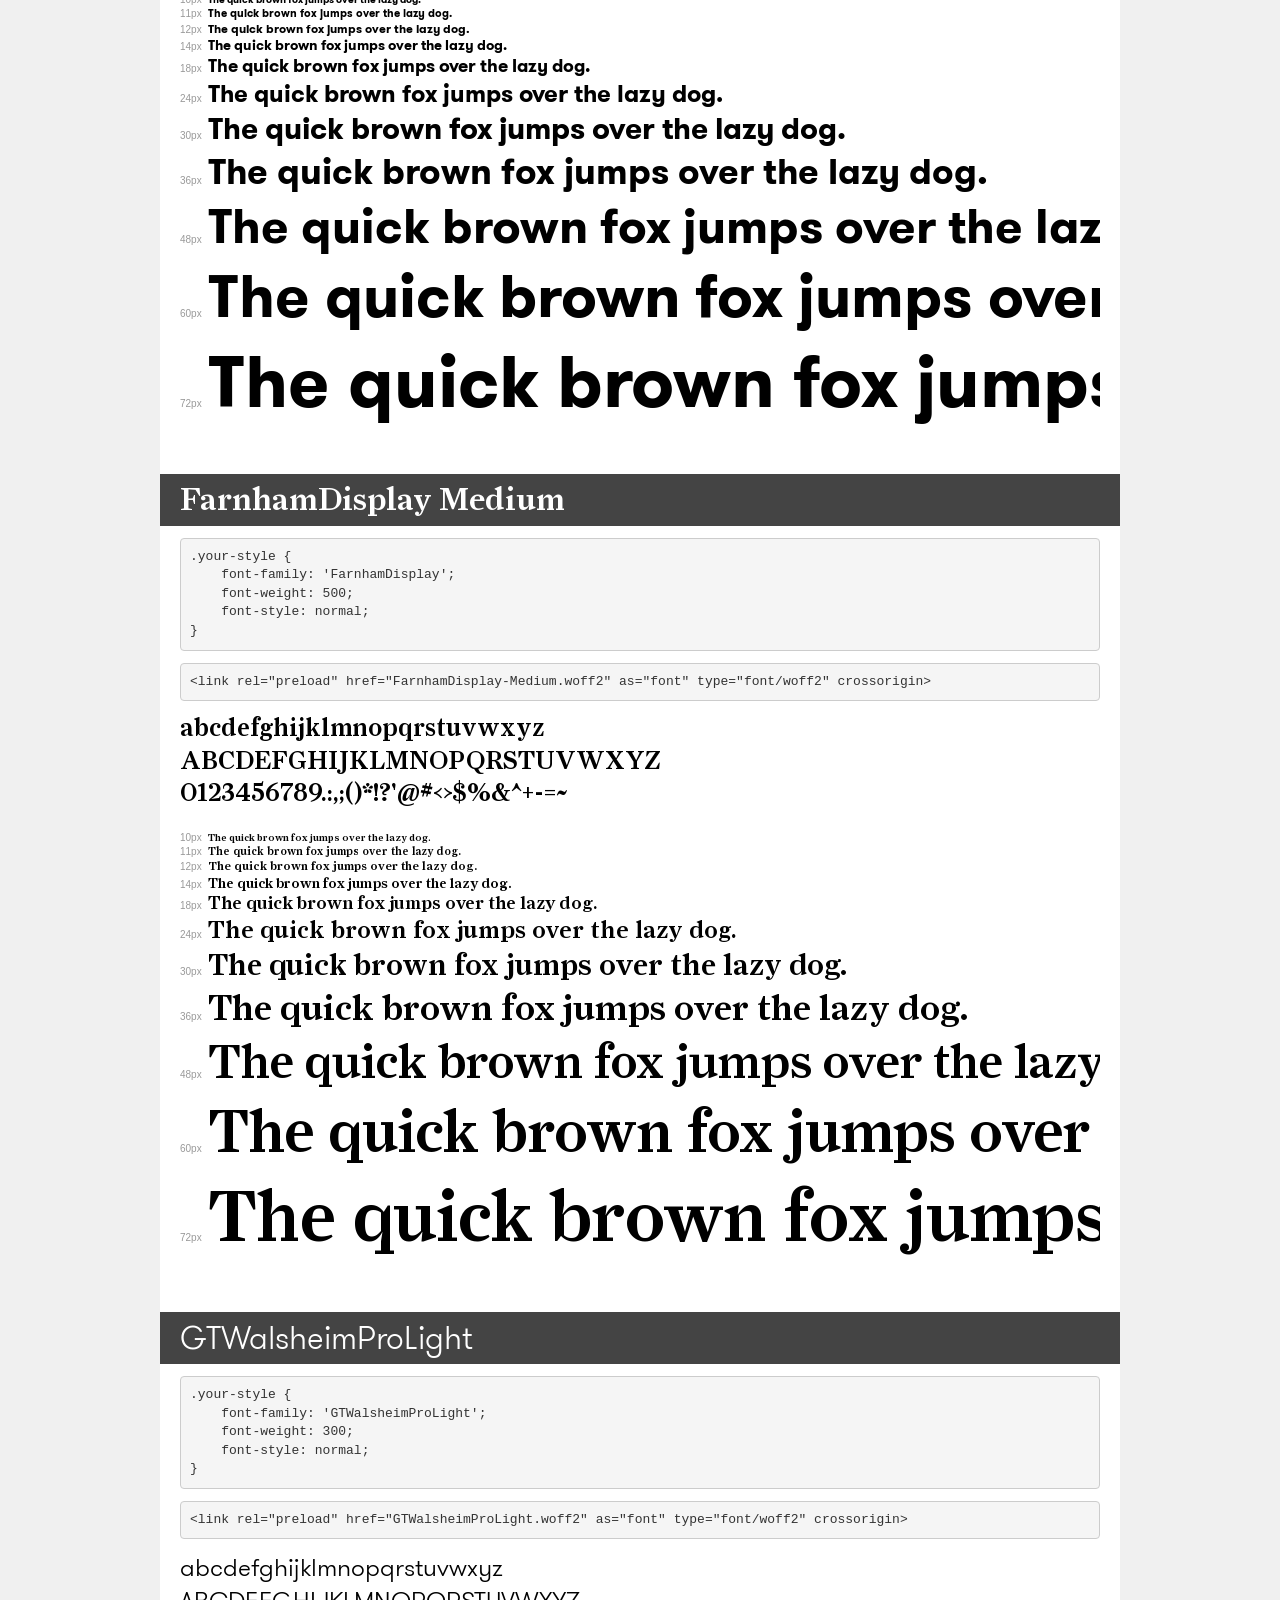
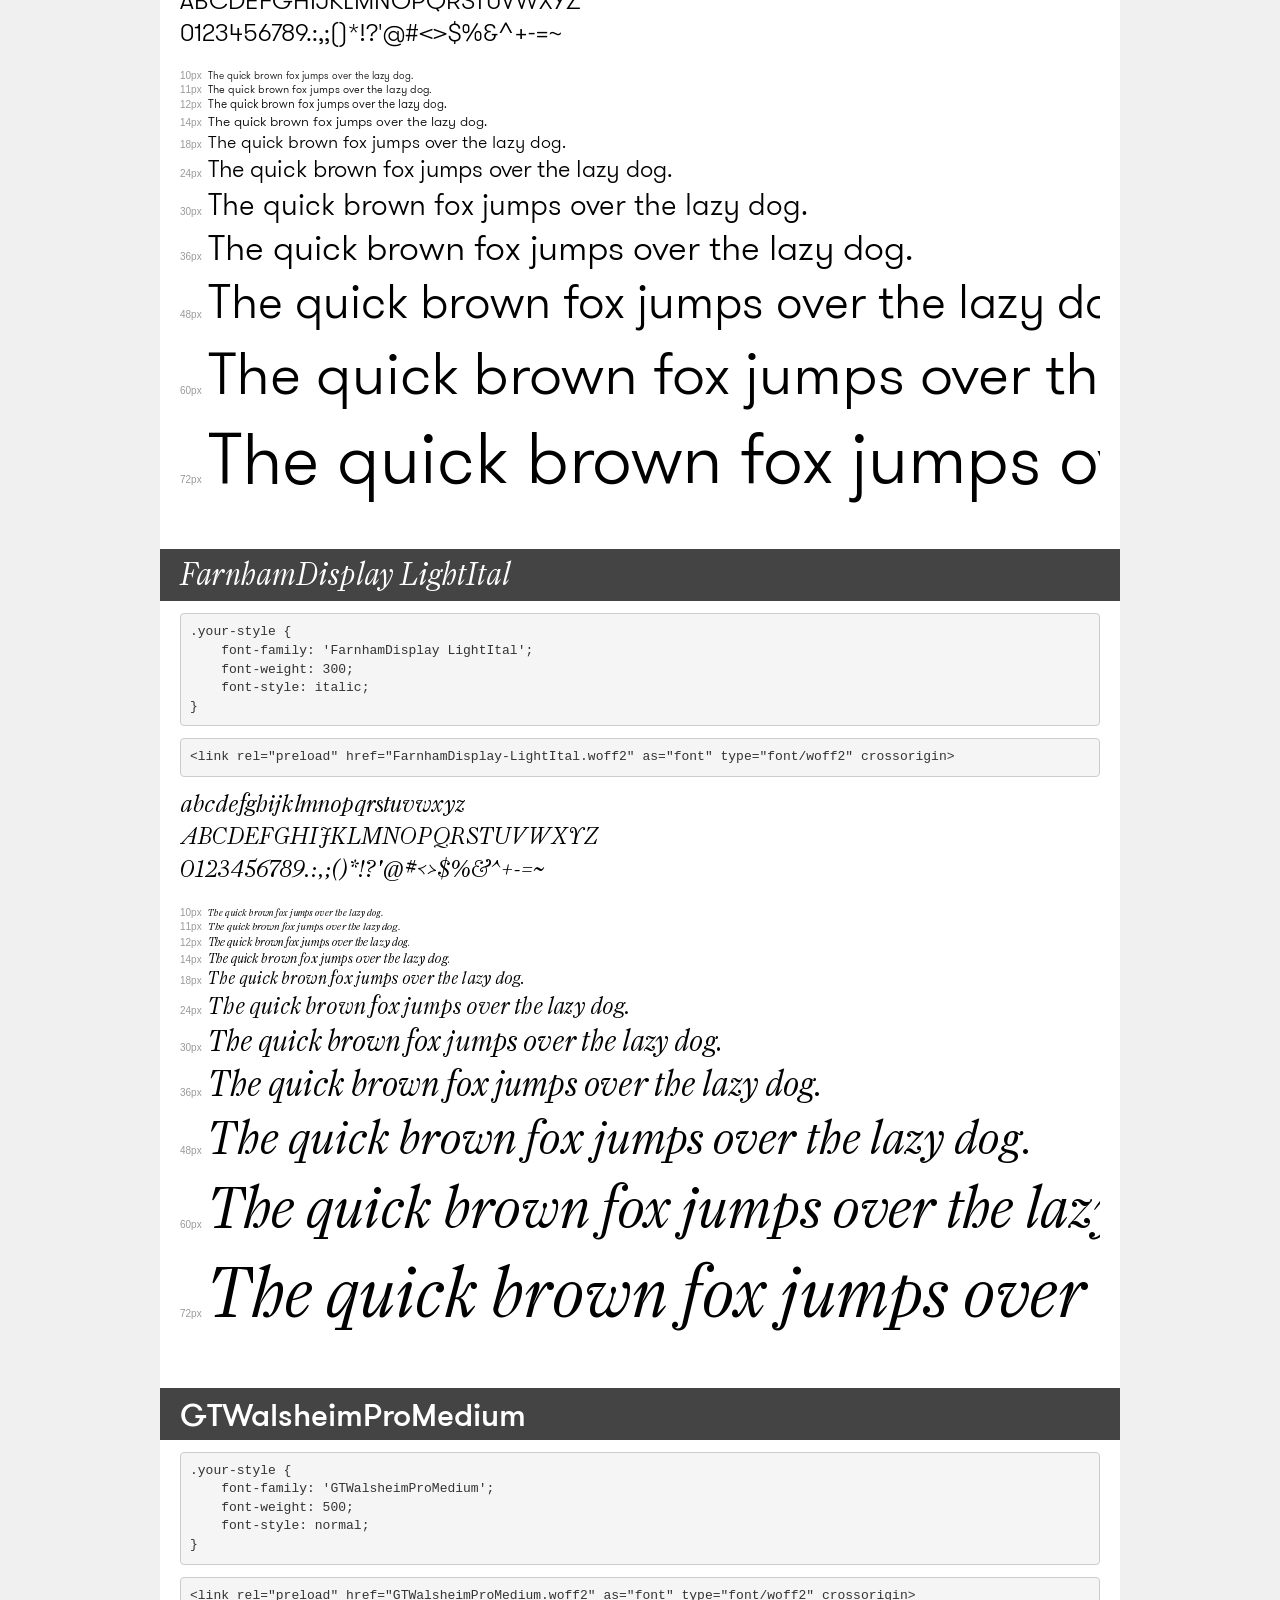
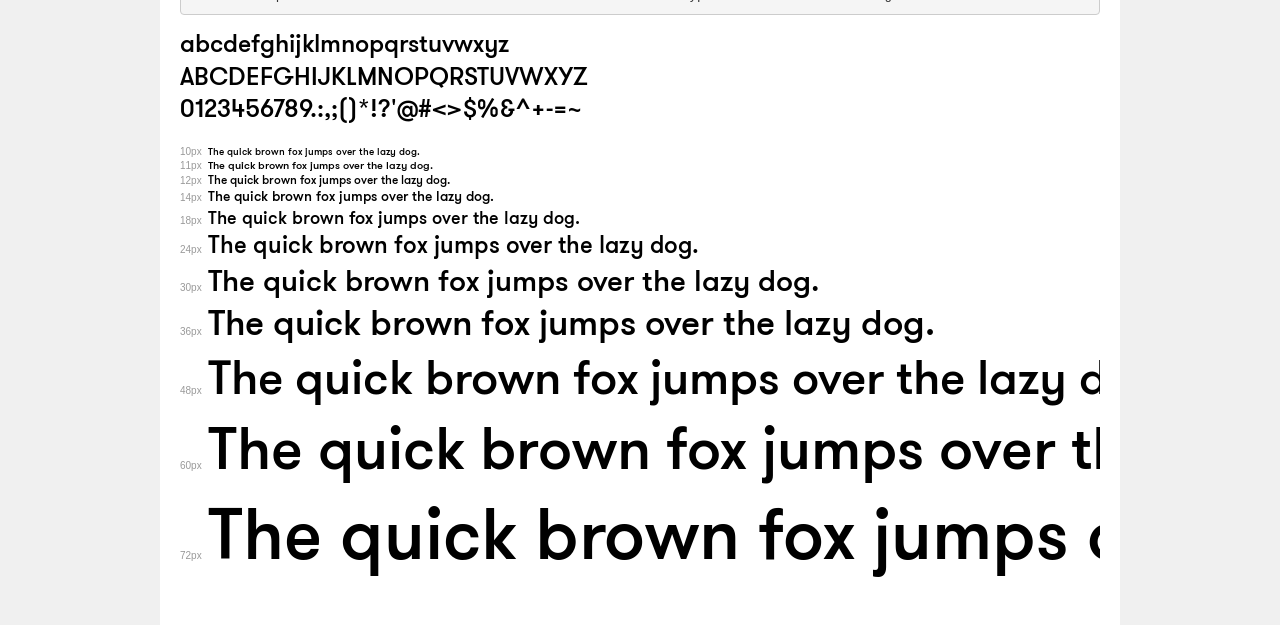
<file: CheITGroup/eaumoi/fonts/demo.html>
<!DOCTYPE html>
<html lang="en">
<head>
    <meta charset="utf-8">
    <meta http-equiv="X-UA-Compatible" content="IE=edge">
    <meta name="viewport" content="width=device-width, initial-scale=1">
    <meta name="robots" content="noindex, noarchive">
    <meta name="format-detection" content="telephone=no">
    <title>Transfonter demo</title>
    <link href="stylesheet.css" rel="stylesheet">
    <style>
        /*
        http://meyerweb.com/eric/tools/css/reset/
        v2.0 | 20110126
        License: none (public domain)
        */
        html, body, div, span, applet, object, iframe,
        h1, h2, h3, h4, h5, h6, p, blockquote, pre,
        a, abbr, acronym, address, big, cite, code,
        del, dfn, em, img, ins, kbd, q, s, samp,
        small, strike, strong, sub, sup, tt, var,
        b, u, i, center,
        dl, dt, dd, ol, ul, li,
        fieldset, form, label, legend,
        table, caption, tbody, tfoot, thead, tr, th, td,
        article, aside, canvas, details, embed,
        figure, figcaption, footer, header, hgroup,
        menu, nav, output, ruby, section, summary,
        time, mark, audio, video {
            margin: 0;
            padding: 0;
            border: 0;
            font-size: 100%;
            font: inherit;
            vertical-align: baseline;
        }
        /* HTML5 display-role reset for older browsers */
        article, aside, details, figcaption, figure,
        footer, header, hgroup, menu, nav, section {
            display: block;
        }
        body {
            line-height: 1;
        }
        ol, ul {
            list-style: none;
        }
        blockquote, q {
            quotes: none;
        }
        blockquote:before, blockquote:after,
        q:before, q:after {
            content: '';
            content: none;
        }
        table {
            border-collapse: collapse;
            border-spacing: 0;
        }
        /* demo styles */
        body {
            background: #f0f0f0;
            color: #000;
        }
        .page {
            background: #fff;
            width: 920px;
            margin: 0 auto;
            padding: 20px 20px 0 20px;
            overflow: hidden;
        }
        .font-container {
            overflow-x: auto;
            overflow-y: hidden;
            margin-bottom: 40px;
            line-height: 1.3;
            white-space: nowrap;
            padding-bottom: 5px;
        }
        h1 {
            position: relative;
            background: #444;
            font-size: 32px;
            color: #fff;
            padding: 10px 20px;
            margin: 0 -20px 12px -20px;
        }
        .letters {
            font-size: 25px;
            margin-bottom: 20px;
        }
        .s10:before {
            content: '10px';
        }
        .s11:before {
            content: '11px';
        }
        .s12:before {
            content: '12px';
        }
        .s14:before {
            content: '14px';
        }
        .s18:before {
            content: '18px';
        }
        .s24:before {
            content: '24px';
        }
        .s30:before {
            content: '30px';
        }
        .s36:before {
            content: '36px';
        }
        .s48:before {
            content: '48px';
        }
        .s60:before {
            content: '60px';
        }
        .s72:before {
            content: '72px';
        }
        .s10:before, .s11:before, .s12:before, .s14:before,
        .s18:before, .s24:before, .s30:before, .s36:before,
        .s48:before, .s60:before, .s72:before {
            font-family: Arial, sans-serif;
            font-size: 10px;
            font-weight: normal;
            font-style: normal;
            color: #999;
            padding-right: 6px;
        }
        pre {
            display: block;
            padding: 9px;
            margin: 0 0 12px;
            font-family: Monaco, Menlo, Consolas, "Courier New", monospace;
            font-size: 13px;
            line-height: 1.428571429;
            color: #333;
            font-weight: normal;
            font-style: normal;
            background-color: #f5f5f5;
            border: 1px solid #ccc;
            overflow-x: auto;
            border-radius: 4px;
        }
        /* responsive */
        @media (max-width: 959px) {
            .page {
                width: auto;
                margin: 0;
            }
        }
    </style>
</head>
<body>
<div class="page">
    <div class="demo">
        <h1 style="font-family: 'GTWalsheimProLight'; font-weight: 300; font-style: normal;">GTWalsheimProLight</h1>
        <pre title="Usage">.your-style {
    font-family: 'GTWalsheimProLight';
    font-weight: 300;
    font-style: normal;
}</pre>
        <pre title="Preload (optional)">
&lt;link rel=&quot;preload&quot; href=&quot;GTWalsheimProLight.woff2&quot; as=&quot;font&quot; type=&quot;font/woff2&quot; crossorigin&gt;</pre>
        <div class="font-container" style="font-family: 'GTWalsheimProLight'; font-weight: 300; font-style: normal;">
            <p class="letters">
                abcdefghijklmnopqrstuvwxyz<br>
ABCDEFGHIJKLMNOPQRSTUVWXYZ<br>
                0123456789.:,;()*!?'@#&lt;&gt;$%&^+-=~
            </p>
            <p class="s10" style="font-size: 10px;">The quick brown fox jumps over the lazy dog.</p>
            <p class="s11" style="font-size: 11px;">The quick brown fox jumps over the lazy dog.</p>
            <p class="s12" style="font-size: 12px;">The quick brown fox jumps over the lazy dog.</p>
            <p class="s14" style="font-size: 14px;">The quick brown fox jumps over the lazy dog.</p>
            <p class="s18" style="font-size: 18px;">The quick brown fox jumps over the lazy dog.</p>
            <p class="s24" style="font-size: 24px;">The quick brown fox jumps over the lazy dog.</p>
            <p class="s30" style="font-size: 30px;">The quick brown fox jumps over the lazy dog.</p>
            <p class="s36" style="font-size: 36px;">The quick brown fox jumps over the lazy dog.</p>
            <p class="s48" style="font-size: 48px;">The quick brown fox jumps over the lazy dog.</p>
            <p class="s60" style="font-size: 60px;">The quick brown fox jumps over the lazy dog.</p>
            <p class="s72" style="font-size: 72px;">The quick brown fox jumps over the lazy dog.</p>
        </div>
    </div>

    <div class="demo">
        <h1 style="font-family: 'FarnhamDisplay'; font-weight: 500; font-style: normal;">FarnhamDisplay Medium</h1>
        <pre title="Usage">.your-style {
    font-family: 'FarnhamDisplay';
    font-weight: 500;
    font-style: normal;
}</pre>
        <pre title="Preload (optional)">
&lt;link rel=&quot;preload&quot; href=&quot;FarnhamDisplay-Medium.woff2&quot; as=&quot;font&quot; type=&quot;font/woff2&quot; crossorigin&gt;</pre>
        <div class="font-container" style="font-family: 'FarnhamDisplay'; font-weight: 500; font-style: normal;">
            <p class="letters">
                abcdefghijklmnopqrstuvwxyz<br>
ABCDEFGHIJKLMNOPQRSTUVWXYZ<br>
                0123456789.:,;()*!?'@#&lt;&gt;$%&^+-=~
            </p>
            <p class="s10" style="font-size: 10px;">The quick brown fox jumps over the lazy dog.</p>
            <p class="s11" style="font-size: 11px;">The quick brown fox jumps over the lazy dog.</p>
            <p class="s12" style="font-size: 12px;">The quick brown fox jumps over the lazy dog.</p>
            <p class="s14" style="font-size: 14px;">The quick brown fox jumps over the lazy dog.</p>
            <p class="s18" style="font-size: 18px;">The quick brown fox jumps over the lazy dog.</p>
            <p class="s24" style="font-size: 24px;">The quick brown fox jumps over the lazy dog.</p>
            <p class="s30" style="font-size: 30px;">The quick brown fox jumps over the lazy dog.</p>
            <p class="s36" style="font-size: 36px;">The quick brown fox jumps over the lazy dog.</p>
            <p class="s48" style="font-size: 48px;">The quick brown fox jumps over the lazy dog.</p>
            <p class="s60" style="font-size: 60px;">The quick brown fox jumps over the lazy dog.</p>
            <p class="s72" style="font-size: 72px;">The quick brown fox jumps over the lazy dog.</p>
        </div>
    </div>

    <div class="demo">
        <h1 style="font-family: 'FarnhamDisplay MediumItal'; font-weight: 500; font-style: italic;">FarnhamDisplay MediumItal</h1>
        <pre title="Usage">.your-style {
    font-family: 'FarnhamDisplay MediumItal';
    font-weight: 500;
    font-style: italic;
}</pre>
        <pre title="Preload (optional)">
&lt;link rel=&quot;preload&quot; href=&quot;FarnhamDisplay-MediumItal.woff2&quot; as=&quot;font&quot; type=&quot;font/woff2&quot; crossorigin&gt;</pre>
        <div class="font-container" style="font-family: 'FarnhamDisplay MediumItal'; font-weight: 500; font-style: italic;">
            <p class="letters">
                abcdefghijklmnopqrstuvwxyz<br>
ABCDEFGHIJKLMNOPQRSTUVWXYZ<br>
                0123456789.:,;()*!?'@#&lt;&gt;$%&^+-=~
            </p>
            <p class="s10" style="font-size: 10px;">The quick brown fox jumps over the lazy dog.</p>
            <p class="s11" style="font-size: 11px;">The quick brown fox jumps over the lazy dog.</p>
            <p class="s12" style="font-size: 12px;">The quick brown fox jumps over the lazy dog.</p>
            <p class="s14" style="font-size: 14px;">The quick brown fox jumps over the lazy dog.</p>
            <p class="s18" style="font-size: 18px;">The quick brown fox jumps over the lazy dog.</p>
            <p class="s24" style="font-size: 24px;">The quick brown fox jumps over the lazy dog.</p>
            <p class="s30" style="font-size: 30px;">The quick brown fox jumps over the lazy dog.</p>
            <p class="s36" style="font-size: 36px;">The quick brown fox jumps over the lazy dog.</p>
            <p class="s48" style="font-size: 48px;">The quick brown fox jumps over the lazy dog.</p>
            <p class="s60" style="font-size: 60px;">The quick brown fox jumps over the lazy dog.</p>
            <p class="s72" style="font-size: 72px;">The quick brown fox jumps over the lazy dog.</p>
        </div>
    </div>

    <div class="demo">
        <h1 style="font-family: 'GTWalsheimProBold'; font-weight: bold; font-style: normal;">GTWalsheimProBold</h1>
        <pre title="Usage">.your-style {
    font-family: 'GTWalsheimProBold';
    font-weight: bold;
    font-style: normal;
}</pre>
        <pre title="Preload (optional)">
&lt;link rel=&quot;preload&quot; href=&quot;GTWalsheimProBold.woff2&quot; as=&quot;font&quot; type=&quot;font/woff2&quot; crossorigin&gt;</pre>
        <div class="font-container" style="font-family: 'GTWalsheimProBold'; font-weight: bold; font-style: normal;">
            <p class="letters">
                abcdefghijklmnopqrstuvwxyz<br>
ABCDEFGHIJKLMNOPQRSTUVWXYZ<br>
                0123456789.:,;()*!?'@#&lt;&gt;$%&^+-=~
            </p>
            <p class="s10" style="font-size: 10px;">The quick brown fox jumps over the lazy dog.</p>
            <p class="s11" style="font-size: 11px;">The quick brown fox jumps over the lazy dog.</p>
            <p class="s12" style="font-size: 12px;">The quick brown fox jumps over the lazy dog.</p>
            <p class="s14" style="font-size: 14px;">The quick brown fox jumps over the lazy dog.</p>
            <p class="s18" style="font-size: 18px;">The quick brown fox jumps over the lazy dog.</p>
            <p class="s24" style="font-size: 24px;">The quick brown fox jumps over the lazy dog.</p>
            <p class="s30" style="font-size: 30px;">The quick brown fox jumps over the lazy dog.</p>
            <p class="s36" style="font-size: 36px;">The quick brown fox jumps over the lazy dog.</p>
            <p class="s48" style="font-size: 48px;">The quick brown fox jumps over the lazy dog.</p>
            <p class="s60" style="font-size: 60px;">The quick brown fox jumps over the lazy dog.</p>
            <p class="s72" style="font-size: 72px;">The quick brown fox jumps over the lazy dog.</p>
        </div>
    </div>

    <div class="demo">
        <h1 style="font-family: 'FarnhamDisplay LightItal'; font-weight: 300; font-style: italic;">FarnhamDisplay LightItal</h1>
        <pre title="Usage">.your-style {
    font-family: 'FarnhamDisplay LightItal';
    font-weight: 300;
    font-style: italic;
}</pre>
        <pre title="Preload (optional)">
&lt;link rel=&quot;preload&quot; href=&quot;FarnhamDisplay-LightItal.woff2&quot; as=&quot;font&quot; type=&quot;font/woff2&quot; crossorigin&gt;</pre>
        <div class="font-container" style="font-family: 'FarnhamDisplay LightItal'; font-weight: 300; font-style: italic;">
            <p class="letters">
                abcdefghijklmnopqrstuvwxyz<br>
ABCDEFGHIJKLMNOPQRSTUVWXYZ<br>
                0123456789.:,;()*!?'@#&lt;&gt;$%&^+-=~
            </p>
            <p class="s10" style="font-size: 10px;">The quick brown fox jumps over the lazy dog.</p>
            <p class="s11" style="font-size: 11px;">The quick brown fox jumps over the lazy dog.</p>
            <p class="s12" style="font-size: 12px;">The quick brown fox jumps over the lazy dog.</p>
            <p class="s14" style="font-size: 14px;">The quick brown fox jumps over the lazy dog.</p>
            <p class="s18" style="font-size: 18px;">The quick brown fox jumps over the lazy dog.</p>
            <p class="s24" style="font-size: 24px;">The quick brown fox jumps over the lazy dog.</p>
            <p class="s30" style="font-size: 30px;">The quick brown fox jumps over the lazy dog.</p>
            <p class="s36" style="font-size: 36px;">The quick brown fox jumps over the lazy dog.</p>
            <p class="s48" style="font-size: 48px;">The quick brown fox jumps over the lazy dog.</p>
            <p class="s60" style="font-size: 60px;">The quick brown fox jumps over the lazy dog.</p>
            <p class="s72" style="font-size: 72px;">The quick brown fox jumps over the lazy dog.</p>
        </div>
    </div>

    <div class="demo">
        <h1 style="font-family: 'GTWalsheimProMedium'; font-weight: 500; font-style: normal;">GTWalsheimProMedium</h1>
        <pre title="Usage">.your-style {
    font-family: 'GTWalsheimProMedium';
    font-weight: 500;
    font-style: normal;
}</pre>
        <pre title="Preload (optional)">
&lt;link rel=&quot;preload&quot; href=&quot;GTWalsheimProMedium.woff2&quot; as=&quot;font&quot; type=&quot;font/woff2&quot; crossorigin&gt;</pre>
        <div class="font-container" style="font-family: 'GTWalsheimProMedium'; font-weight: 500; font-style: normal;">
            <p class="letters">
                abcdefghijklmnopqrstuvwxyz<br>
ABCDEFGHIJKLMNOPQRSTUVWXYZ<br>
                0123456789.:,;()*!?'@#&lt;&gt;$%&^+-=~
            </p>
            <p class="s10" style="font-size: 10px;">The quick brown fox jumps over the lazy dog.</p>
            <p class="s11" style="font-size: 11px;">The quick brown fox jumps over the lazy dog.</p>
            <p class="s12" style="font-size: 12px;">The quick brown fox jumps over the lazy dog.</p>
            <p class="s14" style="font-size: 14px;">The quick brown fox jumps over the lazy dog.</p>
            <p class="s18" style="font-size: 18px;">The quick brown fox jumps over the lazy dog.</p>
            <p class="s24" style="font-size: 24px;">The quick brown fox jumps over the lazy dog.</p>
            <p class="s30" style="font-size: 30px;">The quick brown fox jumps over the lazy dog.</p>
            <p class="s36" style="font-size: 36px;">The quick brown fox jumps over the lazy dog.</p>
            <p class="s48" style="font-size: 48px;">The quick brown fox jumps over the lazy dog.</p>
            <p class="s60" style="font-size: 60px;">The quick brown fox jumps over the lazy dog.</p>
            <p class="s72" style="font-size: 72px;">The quick brown fox jumps over the lazy dog.</p>
        </div>
    </div>

    <div class="demo">
        <h1 style="font-family: 'FarnhamDisplay'; font-weight: 300; font-style: normal;">FarnhamDisplay Light</h1>
        <pre title="Usage">.your-style {
    font-family: 'FarnhamDisplay';
    font-weight: 300;
    font-style: normal;
}</pre>
        <pre title="Preload (optional)">
&lt;link rel=&quot;preload&quot; href=&quot;FarnhamDisplay-Light.woff2&quot; as=&quot;font&quot; type=&quot;font/woff2&quot; crossorigin&gt;</pre>
        <div class="font-container" style="font-family: 'FarnhamDisplay'; font-weight: 300; font-style: normal;">
            <p class="letters">
                abcdefghijklmnopqrstuvwxyz<br>
ABCDEFGHIJKLMNOPQRSTUVWXYZ<br>
                0123456789.:,;()*!?'@#&lt;&gt;$%&^+-=~
            </p>
            <p class="s10" style="font-size: 10px;">The quick brown fox jumps over the lazy dog.</p>
            <p class="s11" style="font-size: 11px;">The quick brown fox jumps over the lazy dog.</p>
            <p class="s12" style="font-size: 12px;">The quick brown fox jumps over the lazy dog.</p>
            <p class="s14" style="font-size: 14px;">The quick brown fox jumps over the lazy dog.</p>
            <p class="s18" style="font-size: 18px;">The quick brown fox jumps over the lazy dog.</p>
            <p class="s24" style="font-size: 24px;">The quick brown fox jumps over the lazy dog.</p>
            <p class="s30" style="font-size: 30px;">The quick brown fox jumps over the lazy dog.</p>
            <p class="s36" style="font-size: 36px;">The quick brown fox jumps over the lazy dog.</p>
            <p class="s48" style="font-size: 48px;">The quick brown fox jumps over the lazy dog.</p>
            <p class="s60" style="font-size: 60px;">The quick brown fox jumps over the lazy dog.</p>
            <p class="s72" style="font-size: 72px;">The quick brown fox jumps over the lazy dog.</p>
        </div>
    </div>

    <div class="demo">
        <h1 style="font-family: 'GTWalsheimProRegular'; font-weight: normal; font-style: normal;">GTWalsheimProRegular</h1>
        <pre title="Usage">.your-style {
    font-family: 'GTWalsheimProRegular';
    font-weight: normal;
    font-style: normal;
}</pre>
        <pre title="Preload (optional)">
&lt;link rel=&quot;preload&quot; href=&quot;GTWalsheimProRegular.woff2&quot; as=&quot;font&quot; type=&quot;font/woff2&quot; crossorigin&gt;</pre>
        <div class="font-container" style="font-family: 'GTWalsheimProRegular'; font-weight: normal; font-style: normal;">
            <p class="letters">
                abcdefghijklmnopqrstuvwxyz<br>
ABCDEFGHIJKLMNOPQRSTUVWXYZ<br>
                0123456789.:,;()*!?'@#&lt;&gt;$%&^+-=~
            </p>
            <p class="s10" style="font-size: 10px;">The quick brown fox jumps over the lazy dog.</p>
            <p class="s11" style="font-size: 11px;">The quick brown fox jumps over the lazy dog.</p>
            <p class="s12" style="font-size: 12px;">The quick brown fox jumps over the lazy dog.</p>
            <p class="s14" style="font-size: 14px;">The quick brown fox jumps over the lazy dog.</p>
            <p class="s18" style="font-size: 18px;">The quick brown fox jumps over the lazy dog.</p>
            <p class="s24" style="font-size: 24px;">The quick brown fox jumps over the lazy dog.</p>
            <p class="s30" style="font-size: 30px;">The quick brown fox jumps over the lazy dog.</p>
            <p class="s36" style="font-size: 36px;">The quick brown fox jumps over the lazy dog.</p>
            <p class="s48" style="font-size: 48px;">The quick brown fox jumps over the lazy dog.</p>
            <p class="s60" style="font-size: 60px;">The quick brown fox jumps over the lazy dog.</p>
            <p class="s72" style="font-size: 72px;">The quick brown fox jumps over the lazy dog.</p>
        </div>
    </div>

    <div class="demo">
        <h1 style="font-family: 'FarnhamDisplay'; font-weight: 300; font-style: normal;">FarnhamDisplay Light</h1>
        <pre title="Usage">.your-style {
    font-family: 'FarnhamDisplay';
    font-weight: 300;
    font-style: normal;
}</pre>
        <pre title="Preload (optional)">
&lt;link rel=&quot;preload&quot; href=&quot;FarnhamDisplay-Light.woff2&quot; as=&quot;font&quot; type=&quot;font/woff2&quot; crossorigin&gt;</pre>
        <div class="font-container" style="font-family: 'FarnhamDisplay'; font-weight: 300; font-style: normal;">
            <p class="letters">
                abcdefghijklmnopqrstuvwxyz<br>
ABCDEFGHIJKLMNOPQRSTUVWXYZ<br>
                0123456789.:,;()*!?'@#&lt;&gt;$%&^+-=~
            </p>
            <p class="s10" style="font-size: 10px;">The quick brown fox jumps over the lazy dog.</p>
            <p class="s11" style="font-size: 11px;">The quick brown fox jumps over the lazy dog.</p>
            <p class="s12" style="font-size: 12px;">The quick brown fox jumps over the lazy dog.</p>
            <p class="s14" style="font-size: 14px;">The quick brown fox jumps over the lazy dog.</p>
            <p class="s18" style="font-size: 18px;">The quick brown fox jumps over the lazy dog.</p>
            <p class="s24" style="font-size: 24px;">The quick brown fox jumps over the lazy dog.</p>
            <p class="s30" style="font-size: 30px;">The quick brown fox jumps over the lazy dog.</p>
            <p class="s36" style="font-size: 36px;">The quick brown fox jumps over the lazy dog.</p>
            <p class="s48" style="font-size: 48px;">The quick brown fox jumps over the lazy dog.</p>
            <p class="s60" style="font-size: 60px;">The quick brown fox jumps over the lazy dog.</p>
            <p class="s72" style="font-size: 72px;">The quick brown fox jumps over the lazy dog.</p>
        </div>
    </div>

    <div class="demo">
        <h1 style="font-family: 'GTWalsheimProRegular'; font-weight: normal; font-style: normal;">GTWalsheimProRegular</h1>
        <pre title="Usage">.your-style {
    font-family: 'GTWalsheimProRegular';
    font-weight: normal;
    font-style: normal;
}</pre>
        <pre title="Preload (optional)">
&lt;link rel=&quot;preload&quot; href=&quot;GTWalsheimProRegular.woff2&quot; as=&quot;font&quot; type=&quot;font/woff2&quot; crossorigin&gt;</pre>
        <div class="font-container" style="font-family: 'GTWalsheimProRegular'; font-weight: normal; font-style: normal;">
            <p class="letters">
                abcdefghijklmnopqrstuvwxyz<br>
ABCDEFGHIJKLMNOPQRSTUVWXYZ<br>
                0123456789.:,;()*!?'@#&lt;&gt;$%&^+-=~
            </p>
            <p class="s10" style="font-size: 10px;">The quick brown fox jumps over the lazy dog.</p>
            <p class="s11" style="font-size: 11px;">The quick brown fox jumps over the lazy dog.</p>
            <p class="s12" style="font-size: 12px;">The quick brown fox jumps over the lazy dog.</p>
            <p class="s14" style="font-size: 14px;">The quick brown fox jumps over the lazy dog.</p>
            <p class="s18" style="font-size: 18px;">The quick brown fox jumps over the lazy dog.</p>
            <p class="s24" style="font-size: 24px;">The quick brown fox jumps over the lazy dog.</p>
            <p class="s30" style="font-size: 30px;">The quick brown fox jumps over the lazy dog.</p>
            <p class="s36" style="font-size: 36px;">The quick brown fox jumps over the lazy dog.</p>
            <p class="s48" style="font-size: 48px;">The quick brown fox jumps over the lazy dog.</p>
            <p class="s60" style="font-size: 60px;">The quick brown fox jumps over the lazy dog.</p>
            <p class="s72" style="font-size: 72px;">The quick brown fox jumps over the lazy dog.</p>
        </div>
    </div>

    <div class="demo">
        <h1 style="font-family: 'FarnhamDisplay MediumItal'; font-weight: 500; font-style: italic;">FarnhamDisplay MediumItal</h1>
        <pre title="Usage">.your-style {
    font-family: 'FarnhamDisplay MediumItal';
    font-weight: 500;
    font-style: italic;
}</pre>
        <pre title="Preload (optional)">
&lt;link rel=&quot;preload&quot; href=&quot;FarnhamDisplay-MediumItal.woff2&quot; as=&quot;font&quot; type=&quot;font/woff2&quot; crossorigin&gt;</pre>
        <div class="font-container" style="font-family: 'FarnhamDisplay MediumItal'; font-weight: 500; font-style: italic;">
            <p class="letters">
                abcdefghijklmnopqrstuvwxyz<br>
ABCDEFGHIJKLMNOPQRSTUVWXYZ<br>
                0123456789.:,;()*!?'@#&lt;&gt;$%&^+-=~
            </p>
            <p class="s10" style="font-size: 10px;">The quick brown fox jumps over the lazy dog.</p>
            <p class="s11" style="font-size: 11px;">The quick brown fox jumps over the lazy dog.</p>
            <p class="s12" style="font-size: 12px;">The quick brown fox jumps over the lazy dog.</p>
            <p class="s14" style="font-size: 14px;">The quick brown fox jumps over the lazy dog.</p>
            <p class="s18" style="font-size: 18px;">The quick brown fox jumps over the lazy dog.</p>
            <p class="s24" style="font-size: 24px;">The quick brown fox jumps over the lazy dog.</p>
            <p class="s30" style="font-size: 30px;">The quick brown fox jumps over the lazy dog.</p>
            <p class="s36" style="font-size: 36px;">The quick brown fox jumps over the lazy dog.</p>
            <p class="s48" style="font-size: 48px;">The quick brown fox jumps over the lazy dog.</p>
            <p class="s60" style="font-size: 60px;">The quick brown fox jumps over the lazy dog.</p>
            <p class="s72" style="font-size: 72px;">The quick brown fox jumps over the lazy dog.</p>
        </div>
    </div>

    <div class="demo">
        <h1 style="font-family: 'GTWalsheimProBold'; font-weight: bold; font-style: normal;">GTWalsheimProBold</h1>
        <pre title="Usage">.your-style {
    font-family: 'GTWalsheimProBold';
    font-weight: bold;
    font-style: normal;
}</pre>
        <pre title="Preload (optional)">
&lt;link rel=&quot;preload&quot; href=&quot;GTWalsheimProBold.woff2&quot; as=&quot;font&quot; type=&quot;font/woff2&quot; crossorigin&gt;</pre>
        <div class="font-container" style="font-family: 'GTWalsheimProBold'; font-weight: bold; font-style: normal;">
            <p class="letters">
                abcdefghijklmnopqrstuvwxyz<br>
ABCDEFGHIJKLMNOPQRSTUVWXYZ<br>
                0123456789.:,;()*!?'@#&lt;&gt;$%&^+-=~
            </p>
            <p class="s10" style="font-size: 10px;">The quick brown fox jumps over the lazy dog.</p>
            <p class="s11" style="font-size: 11px;">The quick brown fox jumps over the lazy dog.</p>
            <p class="s12" style="font-size: 12px;">The quick brown fox jumps over the lazy dog.</p>
            <p class="s14" style="font-size: 14px;">The quick brown fox jumps over the lazy dog.</p>
            <p class="s18" style="font-size: 18px;">The quick brown fox jumps over the lazy dog.</p>
            <p class="s24" style="font-size: 24px;">The quick brown fox jumps over the lazy dog.</p>
            <p class="s30" style="font-size: 30px;">The quick brown fox jumps over the lazy dog.</p>
            <p class="s36" style="font-size: 36px;">The quick brown fox jumps over the lazy dog.</p>
            <p class="s48" style="font-size: 48px;">The quick brown fox jumps over the lazy dog.</p>
            <p class="s60" style="font-size: 60px;">The quick brown fox jumps over the lazy dog.</p>
            <p class="s72" style="font-size: 72px;">The quick brown fox jumps over the lazy dog.</p>
        </div>
    </div>

    <div class="demo">
        <h1 style="font-family: 'FarnhamDisplay'; font-weight: 500; font-style: normal;">FarnhamDisplay Medium</h1>
        <pre title="Usage">.your-style {
    font-family: 'FarnhamDisplay';
    font-weight: 500;
    font-style: normal;
}</pre>
        <pre title="Preload (optional)">
&lt;link rel=&quot;preload&quot; href=&quot;FarnhamDisplay-Medium.woff2&quot; as=&quot;font&quot; type=&quot;font/woff2&quot; crossorigin&gt;</pre>
        <div class="font-container" style="font-family: 'FarnhamDisplay'; font-weight: 500; font-style: normal;">
            <p class="letters">
                abcdefghijklmnopqrstuvwxyz<br>
ABCDEFGHIJKLMNOPQRSTUVWXYZ<br>
                0123456789.:,;()*!?'@#&lt;&gt;$%&^+-=~
            </p>
            <p class="s10" style="font-size: 10px;">The quick brown fox jumps over the lazy dog.</p>
            <p class="s11" style="font-size: 11px;">The quick brown fox jumps over the lazy dog.</p>
            <p class="s12" style="font-size: 12px;">The quick brown fox jumps over the lazy dog.</p>
            <p class="s14" style="font-size: 14px;">The quick brown fox jumps over the lazy dog.</p>
            <p class="s18" style="font-size: 18px;">The quick brown fox jumps over the lazy dog.</p>
            <p class="s24" style="font-size: 24px;">The quick brown fox jumps over the lazy dog.</p>
            <p class="s30" style="font-size: 30px;">The quick brown fox jumps over the lazy dog.</p>
            <p class="s36" style="font-size: 36px;">The quick brown fox jumps over the lazy dog.</p>
            <p class="s48" style="font-size: 48px;">The quick brown fox jumps over the lazy dog.</p>
            <p class="s60" style="font-size: 60px;">The quick brown fox jumps over the lazy dog.</p>
            <p class="s72" style="font-size: 72px;">The quick brown fox jumps over the lazy dog.</p>
        </div>
    </div>

    <div class="demo">
        <h1 style="font-family: 'GTWalsheimProLight'; font-weight: 300; font-style: normal;">GTWalsheimProLight</h1>
        <pre title="Usage">.your-style {
    font-family: 'GTWalsheimProLight';
    font-weight: 300;
    font-style: normal;
}</pre>
        <pre title="Preload (optional)">
&lt;link rel=&quot;preload&quot; href=&quot;GTWalsheimProLight.woff2&quot; as=&quot;font&quot; type=&quot;font/woff2&quot; crossorigin&gt;</pre>
        <div class="font-container" style="font-family: 'GTWalsheimProLight'; font-weight: 300; font-style: normal;">
            <p class="letters">
                abcdefghijklmnopqrstuvwxyz<br>
ABCDEFGHIJKLMNOPQRSTUVWXYZ<br>
                0123456789.:,;()*!?'@#&lt;&gt;$%&^+-=~
            </p>
            <p class="s10" style="font-size: 10px;">The quick brown fox jumps over the lazy dog.</p>
            <p class="s11" style="font-size: 11px;">The quick brown fox jumps over the lazy dog.</p>
            <p class="s12" style="font-size: 12px;">The quick brown fox jumps over the lazy dog.</p>
            <p class="s14" style="font-size: 14px;">The quick brown fox jumps over the lazy dog.</p>
            <p class="s18" style="font-size: 18px;">The quick brown fox jumps over the lazy dog.</p>
            <p class="s24" style="font-size: 24px;">The quick brown fox jumps over the lazy dog.</p>
            <p class="s30" style="font-size: 30px;">The quick brown fox jumps over the lazy dog.</p>
            <p class="s36" style="font-size: 36px;">The quick brown fox jumps over the lazy dog.</p>
            <p class="s48" style="font-size: 48px;">The quick brown fox jumps over the lazy dog.</p>
            <p class="s60" style="font-size: 60px;">The quick brown fox jumps over the lazy dog.</p>
            <p class="s72" style="font-size: 72px;">The quick brown fox jumps over the lazy dog.</p>
        </div>
    </div>

    <div class="demo">
        <h1 style="font-family: 'FarnhamDisplay LightItal'; font-weight: 300; font-style: italic;">FarnhamDisplay LightItal</h1>
        <pre title="Usage">.your-style {
    font-family: 'FarnhamDisplay LightItal';
    font-weight: 300;
    font-style: italic;
}</pre>
        <pre title="Preload (optional)">
&lt;link rel=&quot;preload&quot; href=&quot;FarnhamDisplay-LightItal.woff2&quot; as=&quot;font&quot; type=&quot;font/woff2&quot; crossorigin&gt;</pre>
        <div class="font-container" style="font-family: 'FarnhamDisplay LightItal'; font-weight: 300; font-style: italic;">
            <p class="letters">
                abcdefghijklmnopqrstuvwxyz<br>
ABCDEFGHIJKLMNOPQRSTUVWXYZ<br>
                0123456789.:,;()*!?'@#&lt;&gt;$%&^+-=~
            </p>
            <p class="s10" style="font-size: 10px;">The quick brown fox jumps over the lazy dog.</p>
            <p class="s11" style="font-size: 11px;">The quick brown fox jumps over the lazy dog.</p>
            <p class="s12" style="font-size: 12px;">The quick brown fox jumps over the lazy dog.</p>
            <p class="s14" style="font-size: 14px;">The quick brown fox jumps over the lazy dog.</p>
            <p class="s18" style="font-size: 18px;">The quick brown fox jumps over the lazy dog.</p>
            <p class="s24" style="font-size: 24px;">The quick brown fox jumps over the lazy dog.</p>
            <p class="s30" style="font-size: 30px;">The quick brown fox jumps over the lazy dog.</p>
            <p class="s36" style="font-size: 36px;">The quick brown fox jumps over the lazy dog.</p>
            <p class="s48" style="font-size: 48px;">The quick brown fox jumps over the lazy dog.</p>
            <p class="s60" style="font-size: 60px;">The quick brown fox jumps over the lazy dog.</p>
            <p class="s72" style="font-size: 72px;">The quick brown fox jumps over the lazy dog.</p>
        </div>
    </div>

    <div class="demo">
        <h1 style="font-family: 'GTWalsheimProMedium'; font-weight: 500; font-style: normal;">GTWalsheimProMedium</h1>
        <pre title="Usage">.your-style {
    font-family: 'GTWalsheimProMedium';
    font-weight: 500;
    font-style: normal;
}</pre>
        <pre title="Preload (optional)">
&lt;link rel=&quot;preload&quot; href=&quot;GTWalsheimProMedium.woff2&quot; as=&quot;font&quot; type=&quot;font/woff2&quot; crossorigin&gt;</pre>
        <div class="font-container" style="font-family: 'GTWalsheimProMedium'; font-weight: 500; font-style: normal;">
            <p class="letters">
                abcdefghijklmnopqrstuvwxyz<br>
ABCDEFGHIJKLMNOPQRSTUVWXYZ<br>
                0123456789.:,;()*!?'@#&lt;&gt;$%&^+-=~
            </p>
            <p class="s10" style="font-size: 10px;">The quick brown fox jumps over the lazy dog.</p>
            <p class="s11" style="font-size: 11px;">The quick brown fox jumps over the lazy dog.</p>
            <p class="s12" style="font-size: 12px;">The quick brown fox jumps over the lazy dog.</p>
            <p class="s14" style="font-size: 14px;">The quick brown fox jumps over the lazy dog.</p>
            <p class="s18" style="font-size: 18px;">The quick brown fox jumps over the lazy dog.</p>
            <p class="s24" style="font-size: 24px;">The quick brown fox jumps over the lazy dog.</p>
            <p class="s30" style="font-size: 30px;">The quick brown fox jumps over the lazy dog.</p>
            <p class="s36" style="font-size: 36px;">The quick brown fox jumps over the lazy dog.</p>
            <p class="s48" style="font-size: 48px;">The quick brown fox jumps over the lazy dog.</p>
            <p class="s60" style="font-size: 60px;">The quick brown fox jumps over the lazy dog.</p>
            <p class="s72" style="font-size: 72px;">The quick brown fox jumps over the lazy dog.</p>
        </div>
    </div>

</div>
</body>
</html>
</file>
<file: closeclub-thx/fonts/stylesheet.css>
/* This stylesheet generated by Transfonter (https://transfonter.org) on June 14, 2017 6:22 PM */

@font-face {
	font-family: 'Proxima Nova Rg';
	src: url('hinted-ProximaNova-Regular.eot');
	src: url('hinted-ProximaNova-Regular.eot?#iefix') format('embedded-opentype'),
		url('hinted-ProximaNova-Regular.woff') format('woff'),
		url('hinted-ProximaNova-Regular.ttf') format('truetype');
	font-weight: normal;
	font-style: normal;
}

@font-face {
	font-family: 'Proxima Nova Rg';
	src: url('hinted-ProximaNova-Semibold.eot');
	src: url('hinted-ProximaNova-Semibold.eot?#iefix') format('embedded-opentype'),
		url('hinted-ProximaNova-Semibold.woff') format('woff'),
		url('hinted-ProximaNova-Semibold.ttf') format('truetype');
	font-weight: 600;
	font-style: normal;
}

@font-face {
	font-family: 'Proxima Nova Rg';
	src: url('hinted-ProximaNova-Black.eot');
	src: url('hinted-ProximaNova-Black.eot?#iefix') format('embedded-opentype'),
		url('hinted-ProximaNova-Black.woff') format('woff'),
		url('hinted-ProximaNova-Black.ttf') format('truetype');
	font-weight: 900;
	font-style: normal;
}

@font-face {
	font-family: 'Proxima Nova Rg';
	src: url('hinted-ProximaNova-Light.eot');
	src: url('hinted-ProximaNova-Light.eot?#iefix') format('embedded-opentype'),
		url('hinted-ProximaNova-Light.woff') format('woff'),
		url('hinted-ProximaNova-Light.ttf') format('truetype');
	font-weight: 300;
	font-style: normal;
}

@font-face {
	font-family: 'Proxima Nova Rg';
	src: url('hinted-ProximaNova-Bold.eot');
	src: url('hinted-ProximaNova-Bold.eot?#iefix') format('embedded-opentype'),
		url('hinted-ProximaNova-Bold.woff') format('woff'),
		url('hinted-ProximaNova-Bold.ttf') format('truetype');
	font-weight: bold;
	font-style: normal;
}
</file>
<file: closeclub-thx/style/pda.css>
/*media css desctop mobile*/
@media only screen and (max-width: 1170px) {
	.width {
		width: 960px;
	}
	.onlineClub {
		width: 660px;
	}
	.whatList {
		width: 490px;
	}
	.whatList li p {
		width: 390px;
	}
	.is {
		width: 410px;
	}
	.isName p {
		width: 310px;
	}
	.bsList li {
		width: 300px;
		margin: 30px 15px 0 0;
	}
	.bsList li p {
		width: 190px;
	}
	.bsInfo {
		margin: 0 100px 0 0;
	}
	#block6 .nameBox {
		margin: 0;
	}
	.descAlong {
		margin: 20px 0 0 0;
	}
	.listAlong1 li, .listAlong2 li {
		width: 170px;
	}
	.listMade li {
		width: 220px;
	}
	.listMade li p {
		width: auto;
		margin: 20px 0 0 0;
		display: block;
	}
	.paket {
		width: 430px;
	}
	.listHapp li {
		margin: 50px 10px 0;
	}
	.events {
		margin: 50px 0 0 0;
	}
	.fotoFound {
		width: 390px;
	}
	.was {
	    width: 290px;
	    margin: 0 10px;
	}
	.was.play {
		width: 290px;
	}
	.infoRev {
		width: 830px;
	}
}

@media only screen and (max-width: 960px) {
	.left {
		float: none;
	}
	.right {
		float: none;
	}
	.width {
		width: auto;
		max-width: 600px;
		padding: 0 10px;
	}
	.bigVideo {
		width: 100%;
		margin: 0;
	}
	.onlineClub {
		width: 100%;
		padding: 30px;
		margin: 0;
	}
	.onlineClub:before, .onlineClub:after {
		display: none;
	}
	.formBox {
		margin: 50px 0 0 0;
	}
	.whatList {
		width: 100%;
	}
	.whatList li {
		position: relative;
		overflow: hidden;
	}
	.whatList li:before {
		display: block;
		float: left;
	}
	.whatList li p {
		width: auto;
		margin: 0 0 0 95px;
		display: block;
	}
	.whatInfo {
		display: block;
		width: 100%;
		margin: 50px 0 0 0;
	}
	.is {
		width: 100%;
		margin: 50px 0 0 0;
	}
	.isName p {
		width: auto;
	}
	#block5 .nameBox {
		margin: 0;
	}
	.bsInfo {
		margin: 0;
		width: 100%;
	}
	.listAlong1 li, .listAlong2 li {
		margin: 0 10px 20px 0;
	}
	.descAlong2 {
		margin: 50px 0 0 0;
	}
	.listMade li {
		width: 270px;
	}
	.listJoin {
		width: auto;
	}
	.paket {
		width: auto;
	}
	.infoPaket {
		min-height: auto;
	}
	.listTheme {
		width: auto;
	}
	.fotoFound {
		width: 100%;
		display: block;
	}
	.infoFound {
		display: block;
		width: 100%;
	}
	.none_pda {
		display: none;
	}
	.toRev {
		position: relative;
		overflow: hidden;
	}
	.fotoRev {
		display: block;
		float: left;
	}
	.infoRev {
		width: auto;
		display: block;
		margin: 0 0 0 110px;
	}
	.itWas {
		margin: 0;
	}
	.was {
		width: 100%;
		margin: 30px 0 0 0;
	}
	.was.play {
		width: 100%;
	}
	#block10 .nameBox {
		margin: 0;
	}
}

@media only screen and (max-width: 600px) {
	.width {
		width: auto;
		max-width: 600px;
	}
	#block1 {
		text-align: center;
	}
	.formBox {
		width: 100%;
	}
	.nameBox {
		font-size: 32px;
	}
	.isName {
		position: relative;
		overflow: hidden;
	}
	.isName:before {
		display: block;
		float: left;
	}
	.isName p {
		display: block;
		margin: 0 0 0 95px;
	}
	.bsList li {
		width: auto;
		margin: 30px 0 0 0;
		overflow: hidden;
		display: block;
	}
	.bsList li:before {
		display: block;
		float: left;
	}
	.bsList li p {
		display: block;
		margin: 0 0 0 95px;
		width: auto;
	}
	.paket {
		margin: 50px 0 0 0;
	}
	.listHapp li {
		width: 100%;
		margin: 50px 0 0 0;
		text-align: center;
	}
	#block11 .nameBox, #block13 .nameBox {
		margin: 0;
	}
}
</file>
<file: GoIT/work/ready/templates/style/styles.css>
﻿/*
Verstka - Dima Melnyk (Skype: biotar666)
dima_melnyk@mail.ru
*/


html, body {
	background: url("../images/cobra_bg.jpg") no-repeat center top fixed;
	font-family: 'MyriadPro-Regular';
	    background-size: cover;
}

a {
	color: #000;
	transition: background 0.3s;
	-webkit-transition: background 0.3s;
	-moz-transition: background 0.3s;
	-o-transition: background 0.3s;
	-ms-transition: background 0.3s;
}

b, strong {
	font-family: 'MyriadPro-Bold';
}

.clear {
	clear: both;
}

.width, .wrapper {
	width: 1138px;
	margin: 0 auto;
}

.left {
	float: left;
}

.right {
	float: right;
}

.wrapper {
	width: 1138px;
	margin: 0 auto;
	background: #fff;
	box-shadow: 0 0 20px #000;
}

#block1 {
	background: url("../images/top.jpg") no-repeat center top;
	min-height: 123px;
}

.basketTop {
	background: url("../images/basket.png") no-repeat left;
	min-height: 40px;
	padding: 0 0 0 60px;
	font-size: 12px;
	text-align: right;
	margin: 0 19px 0 0;
}

.basketTop p {
}

.bsk_sale {
	color: #999;
	  margin: 5px 0;
}

.bsk_sale b {
	color: #fff;
}

.bsk_link {
	color: #ff6325;
}

.bsk_link a {
	color: #ff6325;
}

.bsk_link a:hover {
	text-decoration: none;
}

.head {
	margin: 0 0 0 19px;
}

.logoTop {
  height: 83px;
  position: relative;
  top: 3px;
}

.phoneTop {
	font-size: 28px;
	color: #fff;
	margin: 0 0 0 100px;
}

.phoneTop p {
	display: inline-block;
	background: rgba(0,0,0,0.4);
	line-height: 66px;
	padding: 0 30px;
	font-family: 'MyriadPro-Bold';
}

.searchTop {
	background: url("../images/search.png") no-repeat;
	width: 262px;
	height: 33px;
	margin: 33px 19px 0 0;
}

.search_i {
	background: none;
	border: none;
	outline: none;
	height: 33px;
	padding: 0 10px;
	width: 204px;
	float: left;
	color: #fff;
	font-family: 'MyriadPro-Regular';
}

.search_btn {
  border: none;
  float: left;
  width: 37px;
  height: 33px;
  border-radius: 5px;
  margin: 0 0 0 1px;
  background: none;
  cursor: pointer;
}

#block2 {
	background: url("../images/menu.jpg") no-repeat center top;
	min-height: 55px;
	//border-bottom: 1px solid #394044;
}

.menuTop {
	margin: 0 0 -6px 0;
	position: relative;
	z-index: 5;
}

.menuTop li {
	float: left;
	border-left: 1px solid #394044;
}

.menuTop li:first-child {
	border-left: none;
}

.menuTop li a {
	display: block;
	text-decoration: none;
	color: #fefefe;
	font-size: 13px;
	text-transform: uppercase;
	line-height: 55px;
	padding: 0 20px;
}

.menuTop li a:hover {
	border-bottom: 6px solid #ff0000;
}

.menuTop li.act a {
	border-bottom: 6px solid #ff0000;
}

#block3 {
	border-top: 1px solid #394044;
}

.bigSlider {
	position: relative;
}

.slider1 {
	position: relative;
    overflow: hidden;
}

.slider1 ul {
	width: 20000em;
    position: relative;
}

.slider1 ul li {
	float: left;
}

.slider1 ul li img {
	width: 100%;
	height: 600px;
}

.slider1-prev {
	background: url("../images/sl1.png") no-repeat;
	width: 40px;
	height: 40px;
	display: block;
	position: absolute;
	left: 19px;
	top: 50%;
	margin: -20px 0 0 0;
}

.slider1-next {
	background: url("../images/sl2.png") no-repeat;
	width: 40px;
	height: 40px;
	display: block;
	position: absolute;
	right: 19px;
	top: 50%;
	margin: -20px 0 0 0;
}

.slider1-prev:hover, .slider1-next:hover {
	opacity: 0.6;
}

#block4 {
	padding: 30px 19px;
}

.products {
}

.nameBox {
	font-size: 21px;
	color: #262d31;
	border-bottom: 4px solid #eee;
	position: relative;
	padding: 0 0 10px 10px;
	margin: 0 0 20px 0;
}

.nameBox a {
	font-size: 14px;
	color: #ff6325;
	position: absolute;
	bottom: 12px;
	right: 0;
}

.nameBox a:hover {
	text-decoration: none;
}

.listProducts {
}

.shortProducts {
	width: 250px;
	float: left;
	margin: 0 33px 0 0;
}

.shortProducts:last-child {
	margin: 0;
}

.imgPrdc {
	height: 160px;
	overflow: hidden;
	position: relative;
	background: #ededed;
}

.imgPrdc img {
	width: 100%;
	height: 160px;
}

.infoPrdc {
	font-size: 12px;
	color: #94a0a7;
	margin: 10px 0;
}

.infoPrdc p {
}

.datePrdc {
	background: url("../images/ico1.png") no-repeat left;
	padding: 0 0 0 20px;
}

.commPrdc {
	background: url("../images/ico3.png") no-repeat left;
	padding: 0 0 0 18px;
}

.viewPrdc {
	background: url("../images/ico2.png") no-repeat left;
	padding: 0 0 0 22px;
	margin: 0 20px 0 0;
}

.txtPrdc {
	font-size: 14px;
	color: #636a6e;
}

#block5 {
	background: #f1f1f1;
	padding: 30px 19px;
}

.bestBox {
}

.popularsBox {
	position: relative;
}

.slider2 {
	position: relative;
    overflow: hidden;
	padding: 10px 0;
}

.slider2 ul {
	width: 20000em;
    position: relative;
}

.goods {
	float: left;
	width: 210px;
	background: #fff;
	margin: 0 33px 0 0;
	padding: 20px;
	box-shadow: inset 0 0 25px rgba(132, 145, 158, 0.26);
}

.goods:hover {
	box-shadow: 0 0 10px rgba(131, 148, 162, 0.5);
}

.fotoGds {
	height: 220px;
	position: relative;
}

.fotoGds img {
	position: absolute;
	top: 0;
	bottom: 0;
	left: 0;
	right: 0;
	margin: auto;
}

.aboutGds {
	margin: 10px 0 0 0;
}

.aboutGds a {
	font-size: 14px;
	color: #16a9ed;
	text-decoration: none;
}

.aboutGds a:hover {
	text-decoration: underline;
}

.aboutGds p {
	font-size: 12px;
	color: #636a6e;
	margin: 10px 0 0 0;
}

.priceGds {
	font-size: 21px;
	color: #ff6325;
	font-family: 'MyriadPro-Bold';
	margin: 10px 0;
}

.moreGds {
}

.moreGds a {
	display: block;
	background: url("../images/btn.png") no-repeat;
	width: 204px;
	height: 42px;
	margin: 0 auto;
	text-decoration: none;
	color: #fff;
	font-size: 14px;
}

.moreGds a:hover {
	background: url("../images/btn-h.png") no-repeat;
}

.moreGds a span {
  position: relative;
  top: 12px;
  left: 20px;
}

.slider2-prev {
	background: url("../images/sl5.png") no-repeat;
	width: 40px;
	height: 40px;
	display: block;
	position: absolute;
	left: 0px;
	top: 50%;
	margin: -20px 0 0 0;
}

.slider2-next {
	background: url("../images/sl6.png") no-repeat;
	width: 40px;
	height: 40px;
	display: block;
	position: absolute;
	right: 0px;
	top: 50%;
	margin: -20px 0 0 0;
}

.slider2-prev:hover, .slider2-next:hover {
	opacity: 0.6;
}

#block6 {
	padding: 30px 19px;
}

.otherBox {
}

.bx6 {
	width: 533px;
}

.newsBox {
}

.mainNews {
}

.shortNews {
	width: 250px;
	margin: 0 33px 0 0;
	float: left;
}

.shortNews:last-child {
	margin: 0;
}

.nameNews {
}

.nameNews p {
	display: inline-block;
	vertical-align: top;
}

.dateNews {
	font-size: 21px;
	color: #262d31;
	text-align: center;
	font-family: 'MyriadPro-Bold';
	line-height: 1;
	width: 45px;
}

.dateNews span {
	font-size: 14px;
	text-transform: uppercase;
}

.titleNews {
	border-left: 4px solid #ff6325;
	padding: 0 0px 0 8px;
	margin: 0 0px 0 5px;
	width: 180px;
	min-height: 35px
}

.titleNews a {
	font-size: 18px;
	color: #262d31;
}

.titleNews a:hover {
	text-decoration: none;
}

.infoNews {
	font-size: 14px;
	color: #636a6e;
	margin: 10px 0 0 0;
}

.moreNews {
	margin: 20px 0 0 0;
}

.moreNews a {
	font-size: 14px;
	color: #ff6325;
	text-decoration: none;
	display: inline-block;
	border: 1px solid #ff6325;
	border-radius: 3px;
	padding: 7px 20px;
}

.moreNews a:hover {
	color: #000;
	border: 1px solid #000;
}

.otherPrdc {
	margin: 50px 0 0 0;
}

.someBox {
}

.fotoSome {
	width: 250px;
	height: 185px;
	background: #ededed;
	overflow: hidden;
	position: relative;
	margin: 0 33px 0 0;
}

.fotoSome img {
	width: 250px;
	height: 185px;
}

.infoSome {
	width: 250px;
}

.titleSome {
}

.titleSome a {
	font-size: 18px;
	color: #262d31;
}

.titleSome a:hover {
	text-decoration: none;
}

.textSome {
	font-size: 14px;
	color: #636a6e;
	margin: 10px 0 20px 0;
}

.moreSome {
}

.moreSome a {
	font-size: 14px;
	color: #ff6325;
	text-decoration: none;
	display: inline-block;
	border: 1px solid #ff6325;
	border-radius: 3px;
	padding: 7px 20px;
}

.moreSome a:hover {
	color: #000;
	border: 1px solid #000;
}

.whyBox {
	background: #eee;
	padding: 5px;
}

.why_us {
	border: 1px solid #f9f9f9;
	padding: 20px;
}

.fotoWhy {
	display: inline-block;
	vertical-align: middle;
	width: 200px;
}

.fotoWhy img {
}

.infoWhy {
	width: 270px;
	display: inline-block;
	vertical-align: middle;
}

.shortWhy {
}

.shortWhy p {
}

.titleWhy {
	font-size: 21px;
	color: #ff6325;
}

.aboutWhy {
	font-size: 14px;
	color: #636a6e;
	margin: 10px 0;
}

.listWhy {
	font-size: 14px;
	color: #636a6e;
}

.listWhy li {
	background: url("../images/chek.png") no-repeat;
	padding: 0 0 10px 25px;
	border-bottom: 1px solid #dadbdb;
	margin: 0 0 10px 0;
}

.videoBox {
	margin: 30px 0 0 0;
}

.player {
	height: 305px;
	background: #000;
}

.player object {
	width: 100%;
	height: 305px;
}

.player iframe {
	width: 100%;
	height: 305px;
}

#block7 {
	background: url("../images/footer.jpg");
	margin: 50px 0 0 0;
	padding: 30px 19px;
}

.footer {
}

.ftBx {
	width: 250px;
	margin: 0 33px 0 0;
}

.copyright {
	font-size: 14px;
	color: #eee;
}

.socLinks {
	margin: 10px 0 0 0;
}

.ftName {
	font-size: 16px;
	color: #eee;
	font-family: 'MyriadPro-Bold';
	margin: 0 0 10px 0;
}

.ftMenu {
}

.ftMenu li {
	margin: 0 0 5px 0;
}

.ftMenu li a {
	font-size: 14px;
	color: #5b656c;
	text-decoration: none;
}

.ftMenu li a:hover {
	text-decoration: underline;
}

.ftBasket {
	font-size: 14px;
	color: #5b656c;
}

.ftBasket p {
	margin: 0 0 5px 0;
}

.ftBasket p span {
	color: #fff;
}

.ftLast {
	margin: 0;
}

.ftSearch {
	background: url("../images/search2.png") no-repeat;
	width: 249px;
	height: 31px;
}

.search_iFt {
	background: none;
	border: none;
	outline: none;
	height: 31px;
	padding: 0 10px 0 20px;
	width: 168px;
	float: left;
	color: #fff;
	font-family: 'MyriadPro-Regular';
}

.search_btnFt {
  border: none;
  float: left;
  width: 48px;
  height: 31px;
  border-radius: 35px;
  margin: 0 0 0 2px;
  background: none;
  cursor: pointer;
}
</file>
<file: GoIT/work/ready/templates/fonts/fonts.css>
@font-face {
    font-family: 'MyriadPro-Regular';
    src: url('MyriadPro-Regular.otf');
    font-weight: normal;
    font-style: normal;
}

@font-face {
    font-family: 'MyriadPro-Bold';
    src: url('MyriadPro-Bold.otf');
    font-weight: normal;
    font-style: normal;
}

@font-face {
    font-family: 'MyriadPro-BoldIt';
    src: url('MyriadPro-BoldIt.otf');
    font-weight: normal;
    font-style: normal;
}
</file>
<file: GoIT/markup/home/lesson1/style/styles.css>
﻿/*
Verstka - Dima Melnyk (Skype: biotar666)
dima_melnyk@mail.ru
*/


html, body {
	font-family: 'PT Sans', sans-serif;
	font-size: 18px;
	background: url("../images/bx1.jpg") no-repeat center fixed;
	-webkit-background-size: cover;
	-moz-background-size: cover;
	-o-background-size: cover;
	background-size: cover;
}

a {
	color: #000;
	transition: background 0.3s;
	-webkit-transition: background 0.3s;
	-moz-transition: background 0.3s;
	-o-transition: background 0.3s;
	-ms-transition: background 0.3s;
}

.clear {
	clear: both;
}

.width {
	width: 1000px;
	margin: 0 auto;
}

.left {
	float: left;
}

.right {
	float: right;
}

#block1 {
	padding: 50px 0;
}

.bx1 {
	width: 230px;
	display: inline-block;
	vertical-align: top;
}

.bx2 {
	display: inline-block;
	vertical-align: top;
	margin: 0 10px;
}

.tabl {
	width: 245px;
	display: inline-block;
	vertical-align: top;
	background: rgba(239,239,239,0.65);
}

.namePak {
	position: relative;
	color: #fff;
	text-align: center;
	font-size: 23px;
	background: #4c131a;
	padding: 30px 0;
}

.tb2 {
	margin: 0 0 0 10px;
}

.ico1 {
	display: block;
	background: url("../images/ico-best.png") no-repeat;
	width: 55px;
	height: 55px;
	position: absolute;
	top: -1px;
    right: -3px;
}

.listPak {
	padding: 0 20px;
	min-height: 350px;
}

.listPak li {
	background: url("../images/chek.png") no-repeat left;
	padding: 10px 0 10px 30px;
	font-weight: bold;
	border-bottom: 2px solid #dedede;
}

.cenaPak {
	text-align: center;
}

.cn1 {
	display: block;
	font-size: 24px;
	text-decoration: line-through;
}

.cn2 {
	display: block;
	color: #4c131a;
	font-weight: bold;
	font-size: 30px;
}

.goPak {
	display: block;
	color: #fff;
	text-decoration: none;
	font-size: 30px;
	font-weight: bold;
	background: #9a2836;
	padding: 5px 0;
	margin: 10px 0 0 0;
}

.goPak:hover {
	background: #D83B4E;
}

.bx3 {
	width: 230px;
	display: inline-block;
	vertical-align: top;
}
</file>
<file: CheITGroup/eaumoi/fonts/stylesheet.css>
@font-face {
    font-family: 'GTWalsheimProLight';
    src: local('GTWalsheimProLight'),
        url('GTWalsheimProLight.woff2') format('woff2'),
        url('GTWalsheimProLight.woff') format('woff');
    font-weight: 300;
    font-style: normal;
    font-display: swap;
}

@font-face {
    font-family: 'FarnhamDisplay';
    src: local('FarnhamDisplay Medium'), local('FarnhamDisplay-Medium'),
        url('FarnhamDisplay-Medium.woff2') format('woff2'),
        url('FarnhamDisplay-Medium.woff') format('woff');
    font-weight: 500;
    font-style: normal;
    font-display: swap;
}

@font-face {
    font-family: 'FarnhamDisplay MediumItal';
    src: local('FarnhamDisplay MediumItal'), local('FarnhamDisplay-MediumItal'),
        url('FarnhamDisplay-MediumItal.woff2') format('woff2'),
        url('FarnhamDisplay-MediumItal.woff') format('woff');
    font-weight: 500;
    font-style: italic;
    font-display: swap;
}

@font-face {
    font-family: 'GTWalsheimProBold';
    src: local('GTWalsheimProBold'),
        url('GTWalsheimProBold.woff2') format('woff2'),
        url('GTWalsheimProBold.woff') format('woff');
    font-weight: bold;
    font-style: normal;
    font-display: swap;
}

@font-face {
    font-family: 'FarnhamDisplay LightItal';
    src: local('FarnhamDisplay LightItal'), local('FarnhamDisplay-LightItal'),
        url('FarnhamDisplay-LightItal.woff2') format('woff2'),
        url('FarnhamDisplay-LightItal.woff') format('woff');
    font-weight: 300;
    font-style: italic;
    font-display: swap;
}

@font-face {
    font-family: 'GTWalsheimProMedium';
    src: local('GTWalsheimProMedium'),
        url('GTWalsheimProMedium.woff2') format('woff2'),
        url('GTWalsheimProMedium.woff') format('woff');
    font-weight: 500;
    font-style: normal;
    font-display: swap;
}

@font-face {
    font-family: 'FarnhamDisplay';
    src: local('FarnhamDisplay Light'), local('FarnhamDisplay-Light'),
        url('FarnhamDisplay-Light.woff2') format('woff2'),
        url('FarnhamDisplay-Light.woff') format('woff');
    font-weight: 300;
    font-style: normal;
    font-display: swap;
}

@font-face {
    font-family: 'GTWalsheimProRegular';
    src: local('GTWalsheimProRegular'),
        url('GTWalsheimProRegular.woff2') format('woff2'),
        url('GTWalsheimProRegular.woff') format('woff');
    font-weight: normal;
    font-style: normal;
    font-display: swap;
}

@font-face {
    font-family: 'FarnhamDisplay';
    src: local('FarnhamDisplay Light'), local('FarnhamDisplay-Light'),
        url('FarnhamDisplay-Light.woff2') format('woff2'),
        url('FarnhamDisplay-Light.woff') format('woff');
    font-weight: 300;
    font-style: normal;
    font-display: swap;
}

@font-face {
    font-family: 'GTWalsheimProRegular';
    src: local('GTWalsheimProRegular'),
        url('GTWalsheimProRegular.woff2') format('woff2'),
        url('GTWalsheimProRegular.woff') format('woff');
    font-weight: normal;
    font-style: normal;
    font-display: swap;
}

@font-face {
    font-family: 'FarnhamDisplay MediumItal';
    src: local('FarnhamDisplay MediumItal'), local('FarnhamDisplay-MediumItal'),
        url('FarnhamDisplay-MediumItal.woff2') format('woff2'),
        url('FarnhamDisplay-MediumItal.woff') format('woff');
    font-weight: 500;
    font-style: italic;
    font-display: swap;
}

@font-face {
    font-family: 'GTWalsheimProBold';
    src: local('GTWalsheimProBold'),
        url('GTWalsheimProBold.woff2') format('woff2'),
        url('GTWalsheimProBold.woff') format('woff');
    font-weight: bold;
    font-style: normal;
    font-display: swap;
}

@font-face {
    font-family: 'FarnhamDisplay';
    src: local('FarnhamDisplay Medium'), local('FarnhamDisplay-Medium'),
        url('FarnhamDisplay-Medium.woff2') format('woff2'),
        url('FarnhamDisplay-Medium.woff') format('woff');
    font-weight: 500;
    font-style: normal;
    font-display: swap;
}

@font-face {
    font-family: 'GTWalsheimProLight';
    src: local('GTWalsheimProLight'),
        url('GTWalsheimProLight.woff2') format('woff2'),
        url('GTWalsheimProLight.woff') format('woff');
    font-weight: 300;
    font-style: normal;
    font-display: swap;
}

@font-face {
    font-family: 'FarnhamDisplay LightItal';
    src: local('FarnhamDisplay LightItal'), local('FarnhamDisplay-LightItal'),
        url('FarnhamDisplay-LightItal.woff2') format('woff2'),
        url('FarnhamDisplay-LightItal.woff') format('woff');
    font-weight: 300;
    font-style: italic;
    font-display: swap;
}

@font-face {
    font-family: 'GTWalsheimProMedium';
    src: local('GTWalsheimProMedium'),
        url('GTWalsheimProMedium.woff2') format('woff2'),
        url('GTWalsheimProMedium.woff') format('woff');
    font-weight: 500;
    font-style: normal;
    font-display: swap;
}
</file>
<file: closeclub-thx/style/styles.css>
﻿/*************************
Автор: MDWeb
Skype: biotar666
Услуги: html, css, js, jquery, dle, ucoz, wordpress, opencart, landing page
Site: http://mdweb.com.ua
*************************/

* {
	box-sizing: border-box;
	position: relative;
	transition: 0.3s;
	font-family: 'Proxima Nova Rg';
	padding: 0;
	margin: 0;
	list-style: none;
}

html, body {
	font-size: 18px;
	color: #191919;
	font-weight: 500;
}

a {
	color: #000;
	transition: background 0.3s;
	-webkit-transition: background 0.3s;
	-moz-transition: background 0.3s;
	-o-transition: background 0.3s;
	-ms-transition: background 0.3s;
}

img {
	max-width: 100%;
}

.block {
	display: block;
}

.none {
	display: none;
}

.ps_a {
	position: absolute;
}

.ps_r {
	position: relative;
}

.ps_f {
	position: fixed;
}

.mr_b {
	margin-bottom: 20px;
}

.mr_t {
	margin-top: 20px;
}

.mr_l {
	margin-left: 20px;
}

.mr_r {
	margin-right: 20px;
}

.mr_n {
	margin: none;
}

.txt_i {
	text-indent: 30px;
}

.txt_r {
	text-align: right;
}

.txt_l {
	text-align: left;
}

.txt_s {
	font-style: italic;
}

.txt_th {
	text-decoration: line-through;;
}

.txt_up {
	text-transform: uppercase;
}

.txt_un {
	text-decoration: underline;
}

.txt_nu {
	text-decoration: none;
}

.center {
	text-align: center;
}

.clearfix:after {
	content: '';
	clear: both;
	display: block;
}

.clear {
	clear: both;
}

.width {
	width: 1170px;
	margin: 0 auto;
}

.left {
	float: left;
}

.right {
	float: right;
}

#block1 {
	background: url("../images/bx1.jpg") no-repeat center top;
	-webkit-background-size: cover;
	background-size: cover;
	padding: 50px 0 250px 0;
	position: relative;
	z-index: 1;
	margin: 0 0 -200px 0;
}

.logo1 {
}

.namePage {
	margin: 50px 0 0 0;
}

.specPage {
	font-size: 36px;
	font-weight: bold;
	color: #ff572a;
}

.titlePage {
	margin: 10px 0 0 0;
	font-size: 24px;
	font-weight: bold;
}

#block2 {
	position: relative;
	text-align: center;
	z-index: 2;
}

.bigVideo {
	width: 615px;
	height: 350px;
	margin: 0 0 0 75px;
}

.bigVideo iframe, .bigVideo object {
	width: 100%;
	height: 350px;
}

#block3 {
	padding: 70px 0;
}

.nameBox {
	font-size: 40px;
	font-weight: bold;
	text-align: center;
}

.nameBox.txt_l {
	text-align: left;
}


.nameBox span {
	color: #ff572a;
}

.descPage {
	font-size: 24px;
	text-align: center;
	margin: 15px 0 0 0;
}

.whatBox {
	text-align: center;
	margin: 50px 0 0 0;
}

.whatList {
	display: inline-block;
	vertical-align: middle;
	width: 500px;
	text-align: left;
}

.whatList li {
	margin: 30px 0;
}

.whatList li p {
    display: inline-block;
    vertical-align: middle;
    width: 400px;
    margin: 0 0 0 30px;
}

.whatList li:before {
	content: "";
	display: inline-block;
	vertical-align: middle;
	width: 65px;
	height: 65px;

}

.wh1:before {
	background: url("../images/how_ico1.png") no-repeat center;
}

.wh2:before {
	background: url("../images/how_ico2.png") no-repeat center;
}

.wh3:before {
	background: url("../images/how_ico3.png") no-repeat center;
}

.whatInfo {
	display: inline-block;
	vertical-align: middle;
	width: 430px;
	border: 3px solid #eff1f5;
	padding: 30px;
	margin: 0 0 0 30px;
}

.whatInfo p {
}

.whatInfo p:first-child:after {
	content: "";
	display: block;
	width: 100px;
	height: 1px;
	background: #000;
	margin: 20px auto;
}

#block4 {
	background: url("../images/bx2.jpg") no-repeat center;
	-webkit-background-size: cover;
	background-size: cover;
	padding: 70px 0;
}

.descBox {
	font-size: 21px;
	text-align: center;
	margin: 20px 0 0 0;
}

.isBox {
	text-align: center;
}

.is {
	width: 430px;
	display: inline-block;
	vertical-align: top;
	margin: 50px 30px 0;
	text-align: left;

}

.isName:before {
	content: "";
	display: inline-block;
	vertical-align: middle;
	width: 75px;
	height: 75px;
}

.is1:before {
	background: url("../images/is_cio1.png") no-repeat center;
}

.is2:before {
	background: url("../images/is_cio2.png") no-repeat center;
}

.isName p {
	width: 320px;
	display: inline-block;
	vertical-align: middle;
	margin: 0 0 0 20px;
}

.isInfo {
	margin: 30px 0 0 0;
}

#block5 {
	padding: 70px 0;
}

#block5 .nameBox {
	margin: 0 0 0 80px;
}

.bsList {
	text-align: center;
}

.bsList li {
	width: 330px;
	display: inline-block;
	vertical-align: middle;
	margin: 30px 30px 0 0;
	text-align: left;
}

.bsList li p {
	display: inline-block;
	vertical-align: middle;
	margin: 0 0 0 30px;
}

.bsList li:before {
	content: "";
	display: inline-block;
	vertical-align: middle;
	width: 70px;
	height: 70px;
}

.bs1:before {
	background: url("../images/bs_ico1.png") no-repeat center;
}

.bs2:before {
	background: url("../images/bs_ico2.png") no-repeat center;
}

.bs3:before {
	background: url("../images/bs_ico3.png") no-repeat center;
}

.bsAbout {
	text-align: center;
	margin: 50px 0 0 0;
}

.bsInfo {
	width: 400px;
	display: inline-block;
	vertical-align: middle;
	text-align: left;
	margin: 0 150px 0 0;
}

.bsInfo b {
	font-size: 24px;
}

.bsGram {
	display: inline-block;
	vertical-align: middle;
}

#block6 {
	background: url("../images/bx3.jpg") no-repeat center;
	-webkit-background-size: cover;
	background-size: cover;
	padding: 70px 0;
}

#block6 .nameBox {
	margin: 0 0 0 80px;
}

.descAlong {
	font-size: 21px;
	margin: 20px 0 0 50px;
}

.descAlong1 {
	font-size: 21px;
}

.mr_t20 {
	margin: 20px 0 0 0;
}

.listAlong1 {
	text-align: center;
	margin: 30px 0 0 0;
}

.listAlong1 li {
	width: 200px;
	display: inline-table;
	vertical-align: top;
	background: url("../images/along.png") repeat-x top;
	font-weight: bold;
	padding: 15px;
	min-height: 100px;
	margin: 0 10px 0 0;
}

.listAlong1 li p {
	display: table-cell;
	vertical-align: middle;
}

.listAlong2 {
	text-align: center;
	margin: 30px 0 0 0;
}

.listAlong2 li {
	border: 3px solid #ff572a;
	width: 200px;
	display: inline-table;
	vertical-align: top;
	padding: 15px;
	margin: 0 10px 0 0;
    font-style: italic;
    text-align: left;
}

.listAlong2 li:before {
    content: '';
    position: absolute;
    left: 50%;
    margin: 0 0 0 -20px;
    top: -35px;
    border: 20px solid transparent;
    border-bottom: 15px solid #ff572a;
}

//.listAlong2 li::after {
    border-bottom: 15px solid #F6F7FB;
    top: -31px;
}

.listAlong2 li p {
}

.descAlong2 {
	margin: -50px 0 0 50px;
	font-size: 21px;
}

#block7 {
	padding: 70px 0;
}

.listMade {
	text-align: center;
}

.listMade li {
    text-align: left;
    display: inline-block;
    vertical-align: top;
    width: 270px;
    margin: 50px 15px 0 0;
}

.listMade li.made_line {
	display: block;
    width: 100%;
    border-bottom: 3px solid #f6f7fb;
    margin: 0;
}

.listMade li p {
	display: inline-block;
    vertical-align: top;
    margin: 0 0 0 15px;
    width: 200px;
}

.listMade li:before {
	content: "";
	display: inline-block;
	vertical-align: top;
	width: 50px;
	height: 50px;
}

.made1:before {
	background: url("../images/rs_ico1.png") no-repeat center;
}

.made2:before {
	background: url("../images/rs_ico2.png") no-repeat center;
}

.made3:before {
	background: url("../images/rs_ico3.png") no-repeat center;
}

.made4:before {
	background: url("../images/rs_ico4.png") no-repeat center;
}

.made5:before {
	background: url("../images/rs_ico5.png") no-repeat center;
}

.made6:before {
	background: url("../images/rs_ico6.png") no-repeat center;
}

.made7:before {
	background: url("../images/rs_ico7.png") no-repeat center;
}

.made8:before {
	background: url("../images/rs_ico8.png") no-repeat center;
}

#block8 {
	background: url("../images/bx4.jpg") no-repeat left, #f6f7f9;
	padding: 70px 0;
}

.listJoin {
	width: 710px;
	margin: 50px 0 0 0;
}

.listJoin > li {
    background: url(../images/chek1.png) no-repeat left top;
    padding: 0px 0 10px 40px;
}

.subJoin {
	margin: 10px 0 0 0px;
}

.subJoin > li {
	background: url(../images/chek3.png) no-repeat left;
	padding: 0 0 0 20px;
}

#block9 {
	padding: 70px 0;
}

.selectBox {
	text-align: center;
}

.paket {
	display: inline-block;
	vertical-align: top;
	width: 490px;
	background: #fff;
	text-align: left;
	
	margin: 50px 20px 0;
}

.infoPaket {
	min-height: 832px;
	margin: 0 0 -35px 0;
	box-shadow: 0px 15px 50px rgba(0,0,0,0.2);
}

.namePaket {
	font-size: 40px;
    font-weight: bold;
    padding: 30px 30px 0;
}

.listPaket {
	counter-reset:li;
	padding: 30px;
	margin: 0px 0 0px 25px;
}

.listPaket li {
	position: relative;
	margin: 5px 0;
}

.listPaket li:before {
	content:counter(li)  '. ';
	counter-increment:li;
	color: #ff572a;
	font-weight: bold;
    position: absolute;
    left: -25px;
    top: 0;
}

.bonusPaket {
	background: #f6f7f9;
	padding: 0 30px 55px 30px;
}

.bonusPaket p {
	padding: 30px 0 0 0;
}

.bonusPaket p b {
	color: #ff572a;
}

.btnBox {
	text-align: center;
	position: relative;
    z-index: 5;
}

.btnPaket {
	display: inline-block;
    background: #ff572a;
    border: none;
    font-family: 'Proxima Nova Rg';
    text-align: center;
    font-size: 21px;
    font-weight: bold;
    cursor: pointer;
    outline: none;
    color: #fff;
    padding: 10px 20px;
    box-shadow: 0 8px 8px rgba(255, 0, 0, 0.2);
    text-decoration: none;
    text-transform: uppercase;
}

.btnPaket:hover {
	box-shadow: none;
}

.salePaket {
	box-shadow: 0px 15px 50px rgba(0,0,0,0.2);
	margin: -35px 0 0 0;
	padding: 65px 30px 30px;
	text-align: center;
}

.cenaPaket {
	display: inline-block;
	vertical-align: middle;
	font-size: 72px;
}

.cenaPaket span {
	display: inline-block;
    vertical-align: top;
    font-size: 40px;
}

.pricePaket {
	display: inline-block;
    vertical-align: middle;
    margin: 0 0 0 15px;
    text-align: left;
}

#block10 {
	background: url("../images/bx5.jpg") no-repeat center;
	padding: 70px 0;
	-webkit-background-size: cover;
	background-size: cover;
}

#block10 .nameBox {
	margin: 0 0 0 80px;
}

.listHapp {
	text-align: center;
}

.listHapp li {
	width: 165px;
	display: inline-block;
	vertical-align: top;
	margin: 50px 20px 0;
	text-align: left;
}

.listHapp li p {
	margin: 30px 0 0 0;
}

.listHapp li:before {
	content: "";
	display: block;
	width: 65px;
	height: 65px;
	margin: 0 auto;
}

.hap1:before {
	background: url("../images/af_ico1.png") no-repeat center;
}

.hap2:before {
	background: url("../images/af_ico2.png") no-repeat center;
}

.hap3:before {
	background: url("../images/af_ico3.png") no-repeat center;
}

.hap4:before {
	background: url("../images/af_ico4.png") no-repeat center;
}

.hap5:before {
	background: url("../images/af_ico5.png") no-repeat center;
}

#block11 {
	padding: 70px 0;
}

#block11 .nameBox {
	margin: 0 0 0 80px;
}

.eventsBox {
	text-align: center;
}

.events {
	display: inline-block;
	vertical-align: top;
	margin: 50px 50px 0;
}

#block12 {
	background: url(../images/bx6.jpg) no-repeat left, #f6f7f9;
    padding: 70px 0;
}

.listTheme {
	margin: 50px 0 0 0;
	width: 700px;
}

.listTheme li {
	background: url("../images/chek2.png") no-repeat left;
	padding: 5px 0 5px 45px;
}

#block13 {
	padding: 70px 0;
}

#block13 .nameBox {
	margin: 0 0 0 80px;
}

.founder {
	text-align: center;
	margin: 50px 0 0 0;
}

.fotoFound {
	width: 460px;
	display: inline-block;
	vertical-align: middle;
}

.infoFound {
	text-align: left;
	width: 560px;
	display: inline-block;
	vertical-align: middle;
}

.nameFound {
	font-size: 40px;
    font-weight: bold;
	color: #ff572a;
}

.descFound {
	margin: 10px 0 20px 0;
}

.listFound {
}

.listFound li {
	background: url(../images/chek2.png) no-repeat left top;
    padding: 0px 0 20px 45px;
}

.none_web {
	display: none;
}

.none_pda {
}

#block14 {
	padding: 70px 0;
	background: #f6f7f9;
}

.reviews {
	background: url("../images/qq.png") no-repeat center;
	padding: 50px 0;
	text-align: center;
}

.toRev {
	text-align: left;
}

.fotoRev {
	display: inline-block;
	vertical-align: middle;
	width: 90px;
}

.infoRev {
	display: inline-block;
    vertical-align: middle;
    margin: 0 0 0 30px;
}

.thatRev {
	font-size: 30px;
	font-weight: bold;
	font-style: italic;
}

.nameRev {
	margin: 10px 0 0 0;
}

.nameRev p {
	display: inline-block;
	vertical-align: middle;
}

.nmR1 {
	font-size: 21px;
	font-weight: bold;
	margin: 0 30px 0 0;
}

.nmR2 {
	font-style: italic;
}

.itWas {
	margin: 20px 0 0 0;

	text-align: left;
}

.was {
	display: inline-block;
	vertical-align: top;
	width: 300px;
	margin: 0 20px;
}

.was.play {
	width: 400px;
}

.nameWas {
	font-weight: bold;
}

.listWas {
	margin: 20px 0 0 0;
}

.listWas li {
    background: url(../images/chek1.png) no-repeat left top;
    padding: 0px 0 10px 40px;
}

.playWas {
	margin: 20px 0 0 0;
}

.playWas iframe, .playWas object {
	width: 100%;
	height: 230px;
}

#block15 {
	background: url("../images/bx7.jpg") no-repeat center;
	padding: 70px 0;
}

.descBox2 {
	font-size: 24px;
	font-weight: bold;
	margin: 20px 0 0 0;
}

.closeCode {
	text-align: center;
	margin: 50px 0 0 0;
}

.logo2 {
	text-align: center;
	margin: 50px 0 0 0;
}

.closeOp9 {
	opacity: 0.9;
}

. {
}

. {
}

. {
}

. {
}

. {
}

. {
}

. {
}

. {
}

. {
}

. {
}

. {
}

. {
}

. {
}

. {
}

. {
}

. {
}

. {
}

. {
}

. {
}

. {
}

. {
}

. {
}

. {
}

. {
}

. {
}

. {
}

. {
}

. {
}

. {
}

/*animation*/
.listNubmer li, .listAbout li, .listService li, .listVideo li, .listFoto li, .weWork li, .hViza, .jobsBox {
	visibility: hidden;
}

.listHelp li {
	opacity: 0;
}

. {
}

. {
}

. {
}


/*MODAL OKNO*/
.box_window{width:700px;background:#fff;position:fixed;top:100px;left:50%;overflow-y:auto;margin-left:-350px;z-index:35;display:none;-webkit-border-radius:4px 4px 4px;border-radius:4px 4px 4px;padding:20px}
.bw_close{background:url(../images/close.png) no-repeat;width:22px;height:21px;position:absolute;top:20px;right:20px;cursor:pointer; z-index: 10;}
.mask{position:fixed;background-image:url(../images/mask.png);width:100%;display:none;height:100%;z-index:30}
.showwind{cursor:pointer}
/* END MODAL OKNO */

/*POLITIKA*/
.politica {
	text-align: center;
	margin: 10px 0 0 0;
}

.politica span {
	color: #fff;
	font-size: 12px;
}

.politika-txt {
	height: 300px;
}

.politika-txt p {
margin-bottom: 15px;
}

.politika-txt strong {
font-weight: bold;
}
</file>
